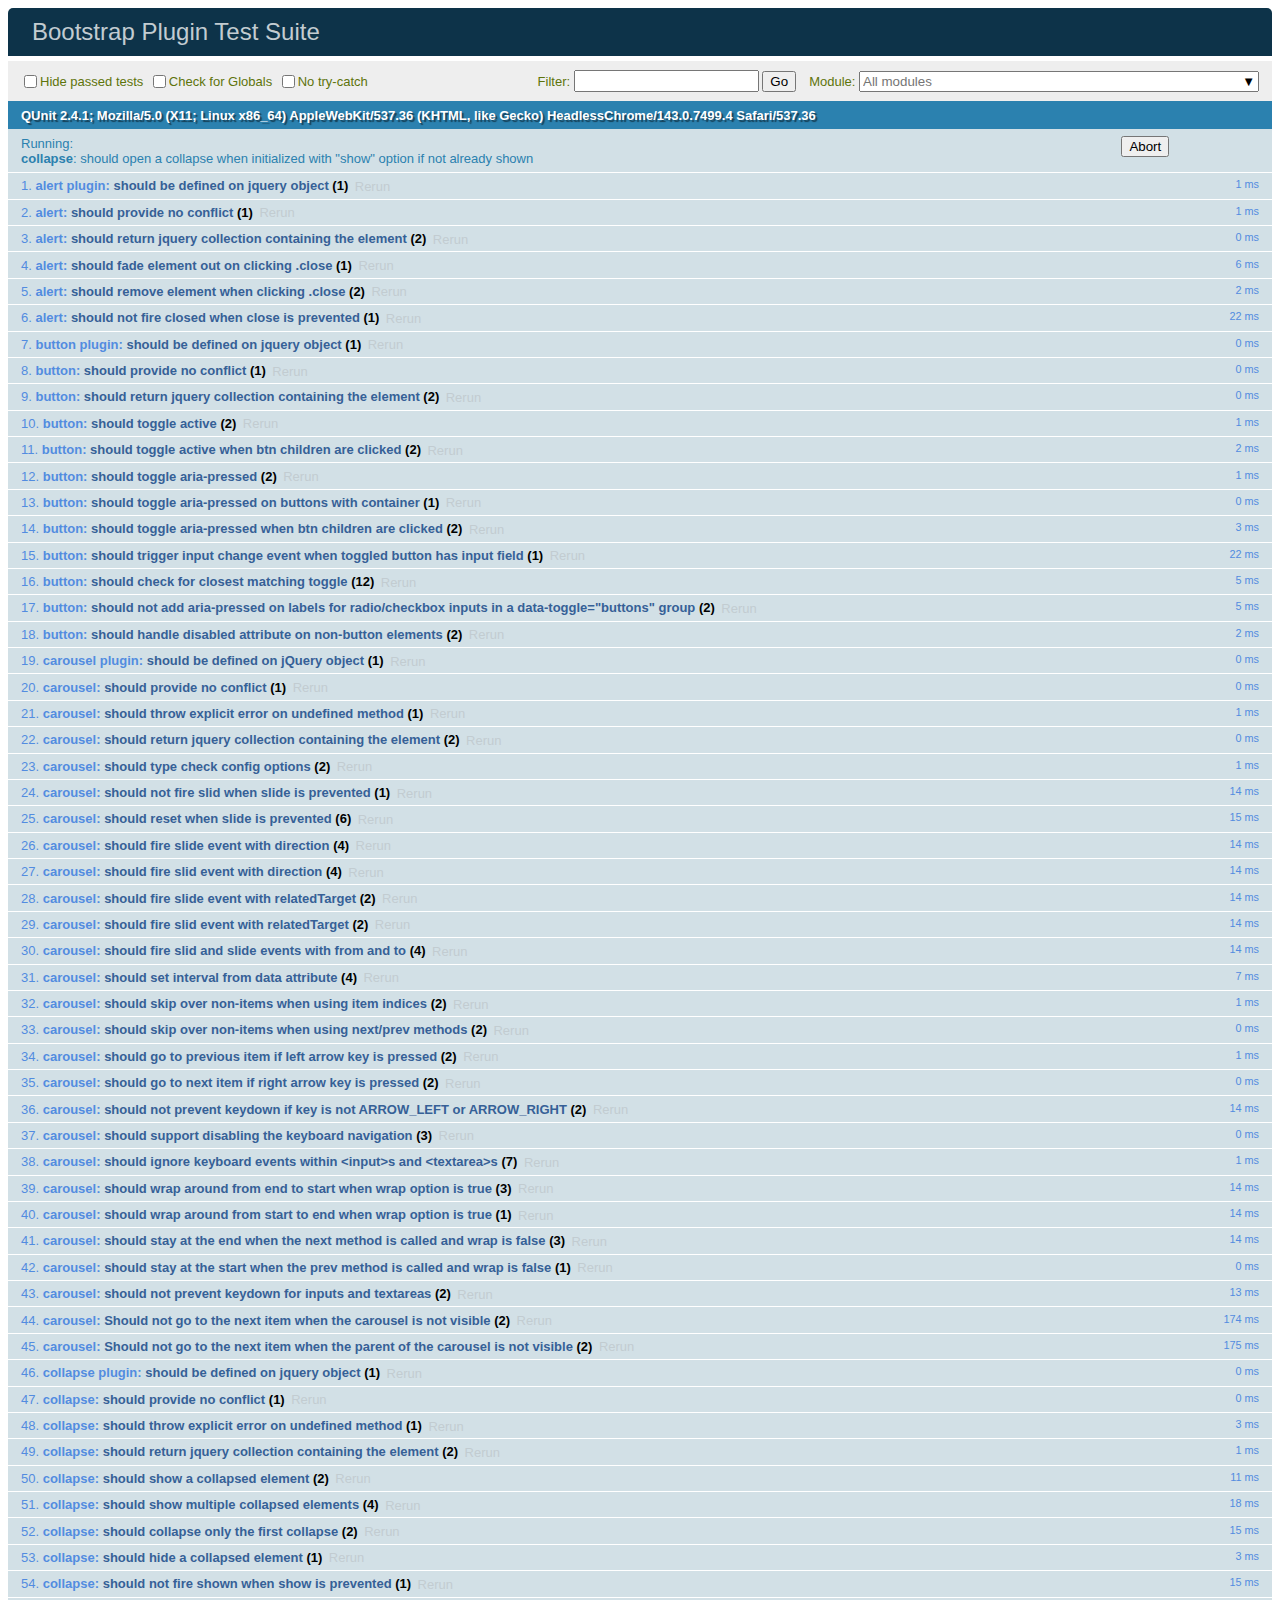
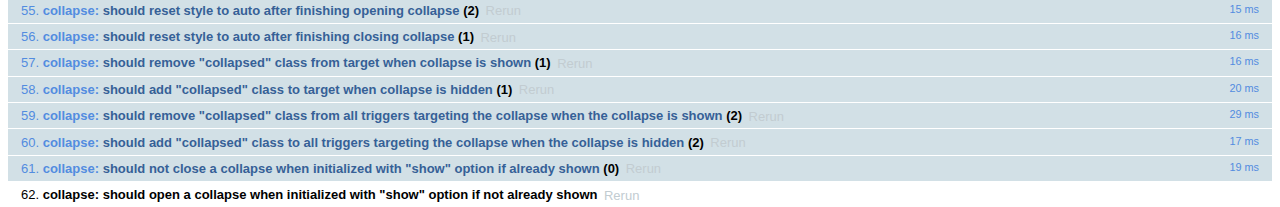
<file: assets/boot/bootstrap-4.0.0/js/tests/index.html>
<!doctype html>
<html lang="en">
  <head>
    <meta charset="utf-8">
    <meta name="viewport" content="width=device-width, initial-scale=1, shrink-to-fit=no">
    <title>Bootstrap Plugin Test Suite</title>

    <!-- jQuery -->
    <script>
      (function () {
        var path = '../../assets/js/vendor/jquery-slim.min.js'
        // get jquery param from the query string.
        var jQueryVersion = location.search.match(/[?&]jquery=(.*?)(?=&|$)/)

        // If a version was specified, use that version from our vendor folder
        if (jQueryVersion) {
          path = 'vendor/jquery-' + jQueryVersion[1] + '.min.js'
        }
        document.write('<script src="' + path + '"><\/script>')
      }())
    </script>
    <script src="../../assets/js/vendor/popper.min.js"></script>

    <!-- QUnit -->
    <link rel="stylesheet" href="vendor/qunit.css" media="screen">
    <script src="vendor/qunit.js"></script>

    <script>
      // Disable jQuery event aliases to ensure we don't accidentally use any of them
      [
        'blur',
        'focus',
        'focusin',
        'focusout',
        'resize',
        'scroll',
        'click',
        'dblclick',
        'mousedown',
        'mouseup',
        'mousemove',
        'mouseover',
        'mouseout',
        'mouseenter',
        'mouseleave',
        'change',
        'select',
        'submit',
        'keydown',
        'keypress',
        'keyup',
        'contextmenu'
      ].forEach(function(eventAlias) {
        $.fn[eventAlias] = function() {
          throw new Error('Using the ".' + eventAlias + '()" method is not allowed, so that Bootstrap can be compatible with custom jQuery builds which exclude the "event aliases" module that defines said method. See https://github.com/twbs/bootstrap/blob/master/CONTRIBUTING.md#js')
        }
      })

      // Require assert.expect in each test
      QUnit.config.requireExpects = true

      // See https://github.com/axemclion/grunt-saucelabs#test-result-details-with-qunit
      var log = []
      var testName

      QUnit.done(function(testResults) {
        var tests = []
        for (var i = 0; i < log.length; i++) {
          var details = log[i]
          tests.push({
            name: details.name,
            result: details.result,
            expected: details.expected,
            actual: details.actual,
            source: details.source
          })
        }
        testResults.tests = tests

        window.global_test_results = testResults
      })

      QUnit.testStart(function(testDetails) {
        QUnit.log(function(details) {
          if (!details.result) {
            details.name = testDetails.name
            log.push(details)
          }
        })
      })

      // Display fixture on-screen on iOS to avoid false positives
      // See https://github.com/twbs/bootstrap/pull/15955
      if (/iPhone|iPad|iPod/.test(navigator.userAgent)) {
        QUnit.begin(function() {
          $('#qunit-fixture').css({ top: 0, left: 0 })
        })

        QUnit.done(function() {
          $('#qunit-fixture').css({ top: '', left: '' })
        })
      }
    </script>

    <!-- Transpiled Plugins -->
    <script src="../dist/util.js"></script>
    <script src="../dist/alert.js"></script>
    <script src="../dist/button.js"></script>
    <script src="../dist/carousel.js"></script>
    <script src="../dist/collapse.js"></script>
    <script src="../dist/dropdown.js"></script>
    <script src="../dist/modal.js"></script>
    <script src="../dist/scrollspy.js"></script>
    <script src="../dist/tab.js"></script>
    <script src="../dist/tooltip.js"></script>
    <script src="../dist/popover.js"></script>

    <!-- Unit Tests -->
    <script src="unit/alert.js"></script>
    <script src="unit/button.js"></script>
    <script src="unit/carousel.js"></script>
    <script src="unit/collapse.js"></script>
    <script src="unit/dropdown.js"></script>
    <script src="unit/modal.js"></script>
    <script src="unit/scrollspy.js"></script>
    <script src="unit/tab.js"></script>
    <script src="unit/tooltip.js"></script>
    <script src="unit/popover.js"></script>
    <script src="unit/util.js"></script>
  </head>
  <body>
    <div id="qunit-container">
      <div id="qunit"></div>
      <div id="qunit-fixture"></div>
    </div>
  </body>
</html>
</file>
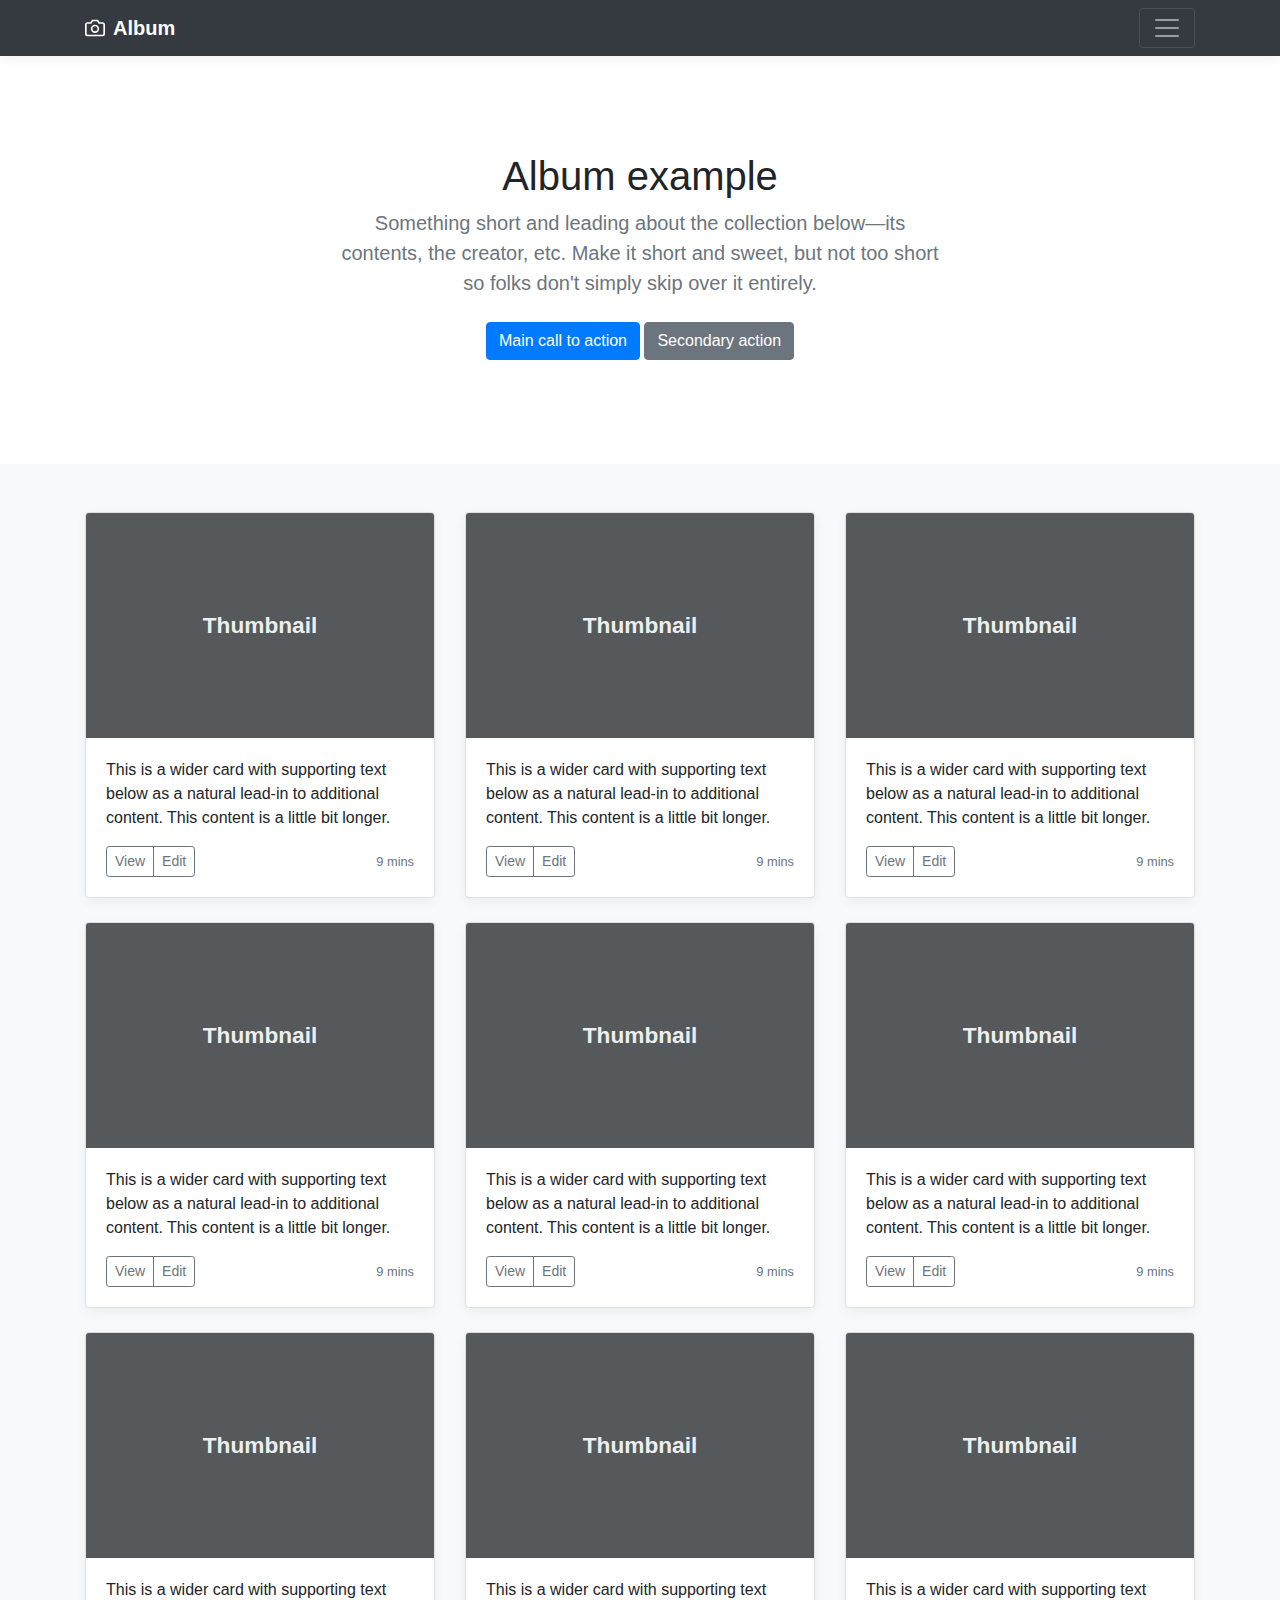
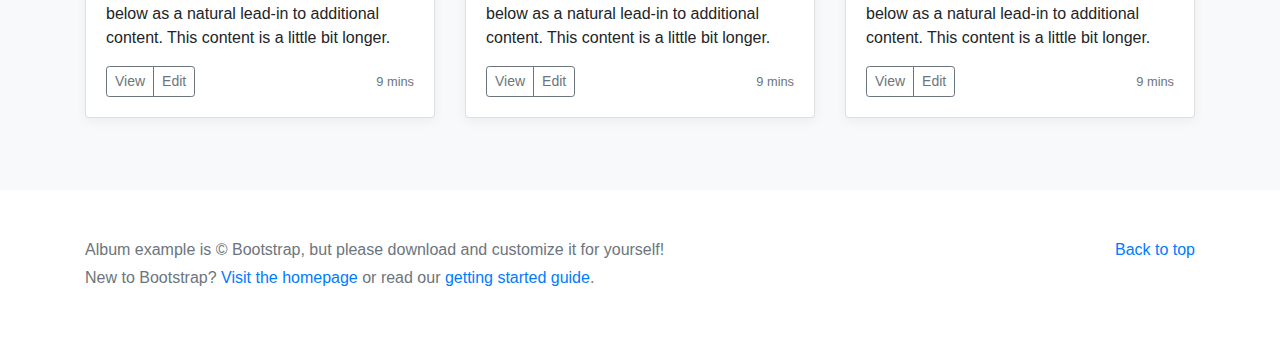
<file: assets/boot/bootstrap-4.0.0/docs/4.0/examples/album/index.html>
<!doctype html>
<html lang="en">
  <head>
    <meta charset="utf-8">
    <meta name="viewport" content="width=device-width, initial-scale=1, shrink-to-fit=no">
    <meta name="description" content="">
    <meta name="author" content="">
    <link rel="icon" href="../../../../favicon.ico">

    <title>Album example for Bootstrap</title>

    <!-- Bootstrap core CSS -->
    <link href="../../../../dist/css/bootstrap.min.css" rel="stylesheet">

    <!-- Custom styles for this template -->
    <link href="album.css" rel="stylesheet">
  </head>

  <body>

    <header>
      <div class="collapse bg-dark" id="navbarHeader">
        <div class="container">
          <div class="row">
            <div class="col-sm-8 col-md-7 py-4">
              <h4 class="text-white">About</h4>
              <p class="text-muted">Add some information about the album below, the author, or any other background context. Make it a few sentences long so folks can pick up some informative tidbits. Then, link them off to some social networking sites or contact information.</p>
            </div>
            <div class="col-sm-4 offset-md-1 py-4">
              <h4 class="text-white">Contact</h4>
              <ul class="list-unstyled">
                <li><a href="#" class="text-white">Follow on Twitter</a></li>
                <li><a href="#" class="text-white">Like on Facebook</a></li>
                <li><a href="#" class="text-white">Email me</a></li>
              </ul>
            </div>
          </div>
        </div>
      </div>
      <div class="navbar navbar-dark bg-dark box-shadow">
        <div class="container d-flex justify-content-between">
          <a href="#" class="navbar-brand d-flex align-items-center">
            <svg xmlns="http://www.w3.org/2000/svg" width="20" height="20" viewBox="0 0 24 24" fill="none" stroke="currentColor" stroke-width="2" stroke-linecap="round" stroke-linejoin="round" class="mr-2"><path d="M23 19a2 2 0 0 1-2 2H3a2 2 0 0 1-2-2V8a2 2 0 0 1 2-2h4l2-3h6l2 3h4a2 2 0 0 1 2 2z"></path><circle cx="12" cy="13" r="4"></circle></svg>
            <strong>Album</strong>
          </a>
          <button class="navbar-toggler" type="button" data-toggle="collapse" data-target="#navbarHeader" aria-controls="navbarHeader" aria-expanded="false" aria-label="Toggle navigation">
            <span class="navbar-toggler-icon"></span>
          </button>
        </div>
      </div>
    </header>

    <main role="main">

      <section class="jumbotron text-center">
        <div class="container">
          <h1 class="jumbotron-heading">Album example</h1>
          <p class="lead text-muted">Something short and leading about the collection below—its contents, the creator, etc. Make it short and sweet, but not too short so folks don't simply skip over it entirely.</p>
          <p>
            <a href="#" class="btn btn-primary my-2">Main call to action</a>
            <a href="#" class="btn btn-secondary my-2">Secondary action</a>
          </p>
        </div>
      </section>

      <div class="album py-5 bg-light">
        <div class="container">

          <div class="row">
            <div class="col-md-4">
              <div class="card mb-4 box-shadow">
                <img class="card-img-top" data-src="holder.js/100px225?theme=thumb&bg=55595c&fg=eceeef&text=Thumbnail" alt="Card image cap">
                <div class="card-body">
                  <p class="card-text">This is a wider card with supporting text below as a natural lead-in to additional content. This content is a little bit longer.</p>
                  <div class="d-flex justify-content-between align-items-center">
                    <div class="btn-group">
                      <button type="button" class="btn btn-sm btn-outline-secondary">View</button>
                      <button type="button" class="btn btn-sm btn-outline-secondary">Edit</button>
                    </div>
                    <small class="text-muted">9 mins</small>
                  </div>
                </div>
              </div>
            </div>
            <div class="col-md-4">
              <div class="card mb-4 box-shadow">
                <img class="card-img-top" data-src="holder.js/100px225?theme=thumb&bg=55595c&fg=eceeef&text=Thumbnail" alt="Card image cap">
                <div class="card-body">
                  <p class="card-text">This is a wider card with supporting text below as a natural lead-in to additional content. This content is a little bit longer.</p>
                  <div class="d-flex justify-content-between align-items-center">
                    <div class="btn-group">
                      <button type="button" class="btn btn-sm btn-outline-secondary">View</button>
                      <button type="button" class="btn btn-sm btn-outline-secondary">Edit</button>
                    </div>
                    <small class="text-muted">9 mins</small>
                  </div>
                </div>
              </div>
            </div>
            <div class="col-md-4">
              <div class="card mb-4 box-shadow">
                <img class="card-img-top" data-src="holder.js/100px225?theme=thumb&bg=55595c&fg=eceeef&text=Thumbnail" alt="Card image cap">
                <div class="card-body">
                  <p class="card-text">This is a wider card with supporting text below as a natural lead-in to additional content. This content is a little bit longer.</p>
                  <div class="d-flex justify-content-between align-items-center">
                    <div class="btn-group">
                      <button type="button" class="btn btn-sm btn-outline-secondary">View</button>
                      <button type="button" class="btn btn-sm btn-outline-secondary">Edit</button>
                    </div>
                    <small class="text-muted">9 mins</small>
                  </div>
                </div>
              </div>
            </div>

            <div class="col-md-4">
              <div class="card mb-4 box-shadow">
                <img class="card-img-top" data-src="holder.js/100px225?theme=thumb&bg=55595c&fg=eceeef&text=Thumbnail" alt="Card image cap">
                <div class="card-body">
                  <p class="card-text">This is a wider card with supporting text below as a natural lead-in to additional content. This content is a little bit longer.</p>
                  <div class="d-flex justify-content-between align-items-center">
                    <div class="btn-group">
                      <button type="button" class="btn btn-sm btn-outline-secondary">View</button>
                      <button type="button" class="btn btn-sm btn-outline-secondary">Edit</button>
                    </div>
                    <small class="text-muted">9 mins</small>
                  </div>
                </div>
              </div>
            </div>
            <div class="col-md-4">
              <div class="card mb-4 box-shadow">
                <img class="card-img-top" data-src="holder.js/100px225?theme=thumb&bg=55595c&fg=eceeef&text=Thumbnail" alt="Card image cap">
                <div class="card-body">
                  <p class="card-text">This is a wider card with supporting text below as a natural lead-in to additional content. This content is a little bit longer.</p>
                  <div class="d-flex justify-content-between align-items-center">
                    <div class="btn-group">
                      <button type="button" class="btn btn-sm btn-outline-secondary">View</button>
                      <button type="button" class="btn btn-sm btn-outline-secondary">Edit</button>
                    </div>
                    <small class="text-muted">9 mins</small>
                  </div>
                </div>
              </div>
            </div>
            <div class="col-md-4">
              <div class="card mb-4 box-shadow">
                <img class="card-img-top" data-src="holder.js/100px225?theme=thumb&bg=55595c&fg=eceeef&text=Thumbnail" alt="Card image cap">
                <div class="card-body">
                  <p class="card-text">This is a wider card with supporting text below as a natural lead-in to additional content. This content is a little bit longer.</p>
                  <div class="d-flex justify-content-between align-items-center">
                    <div class="btn-group">
                      <button type="button" class="btn btn-sm btn-outline-secondary">View</button>
                      <button type="button" class="btn btn-sm btn-outline-secondary">Edit</button>
                    </div>
                    <small class="text-muted">9 mins</small>
                  </div>
                </div>
              </div>
            </div>

            <div class="col-md-4">
              <div class="card mb-4 box-shadow">
                <img class="card-img-top" data-src="holder.js/100px225?theme=thumb&bg=55595c&fg=eceeef&text=Thumbnail" alt="Card image cap">
                <div class="card-body">
                  <p class="card-text">This is a wider card with supporting text below as a natural lead-in to additional content. This content is a little bit longer.</p>
                  <div class="d-flex justify-content-between align-items-center">
                    <div class="btn-group">
                      <button type="button" class="btn btn-sm btn-outline-secondary">View</button>
                      <button type="button" class="btn btn-sm btn-outline-secondary">Edit</button>
                    </div>
                    <small class="text-muted">9 mins</small>
                  </div>
                </div>
              </div>
            </div>
            <div class="col-md-4">
              <div class="card mb-4 box-shadow">
                <img class="card-img-top" data-src="holder.js/100px225?theme=thumb&bg=55595c&fg=eceeef&text=Thumbnail" alt="Card image cap">
                <div class="card-body">
                  <p class="card-text">This is a wider card with supporting text below as a natural lead-in to additional content. This content is a little bit longer.</p>
                  <div class="d-flex justify-content-between align-items-center">
                    <div class="btn-group">
                      <button type="button" class="btn btn-sm btn-outline-secondary">View</button>
                      <button type="button" class="btn btn-sm btn-outline-secondary">Edit</button>
                    </div>
                    <small class="text-muted">9 mins</small>
                  </div>
                </div>
              </div>
            </div>
            <div class="col-md-4">
              <div class="card mb-4 box-shadow">
                <img class="card-img-top" data-src="holder.js/100px225?theme=thumb&bg=55595c&fg=eceeef&text=Thumbnail" alt="Card image cap">
                <div class="card-body">
                  <p class="card-text">This is a wider card with supporting text below as a natural lead-in to additional content. This content is a little bit longer.</p>
                  <div class="d-flex justify-content-between align-items-center">
                    <div class="btn-group">
                      <button type="button" class="btn btn-sm btn-outline-secondary">View</button>
                      <button type="button" class="btn btn-sm btn-outline-secondary">Edit</button>
                    </div>
                    <small class="text-muted">9 mins</small>
                  </div>
                </div>
              </div>
            </div>
          </div>
        </div>
      </div>

    </main>

    <footer class="text-muted">
      <div class="container">
        <p class="float-right">
          <a href="#">Back to top</a>
        </p>
        <p>Album example is &copy; Bootstrap, but please download and customize it for yourself!</p>
        <p>New to Bootstrap? <a href="../../">Visit the homepage</a> or read our <a href="../../getting-started/">getting started guide</a>.</p>
      </div>
    </footer>

    <!-- Bootstrap core JavaScript
    ================================================== -->
    <!-- Placed at the end of the document so the pages load faster -->
    <script src="https://code.jquery.com/jquery-3.2.1.slim.min.js" integrity="sha384-KJ3o2DKtIkvYIK3UENzmM7KCkRr/rE9/Qpg6aAZGJwFDMVNA/GpGFF93hXpG5KkN" crossorigin="anonymous"></script>
    <script>window.jQuery || document.write('<script src="../../../../assets/js/vendor/jquery-slim.min.js"><\/script>')</script>
    <script src="../../../../assets/js/vendor/popper.min.js"></script>
    <script src="../../../../dist/js/bootstrap.min.js"></script>
    <script src="../../../../assets/js/vendor/holder.min.js"></script>
  </body>
</html>
</file>
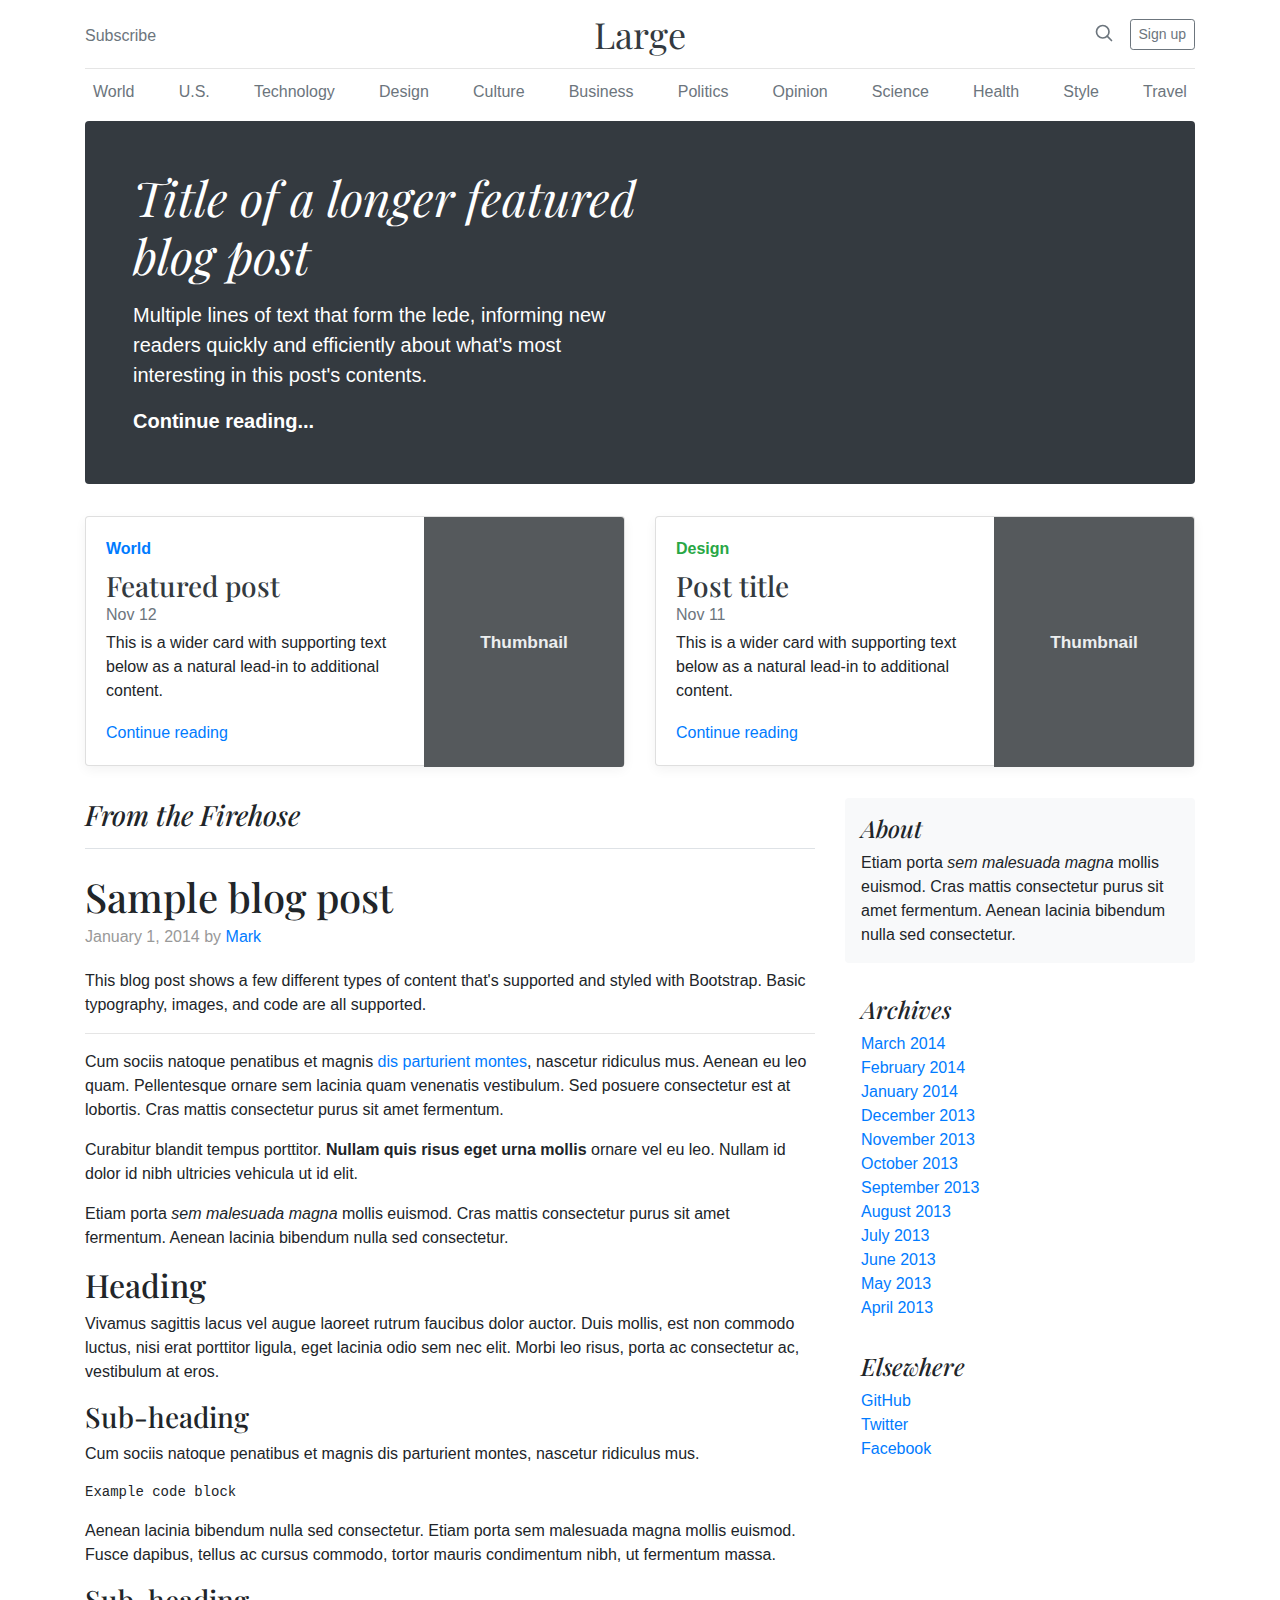
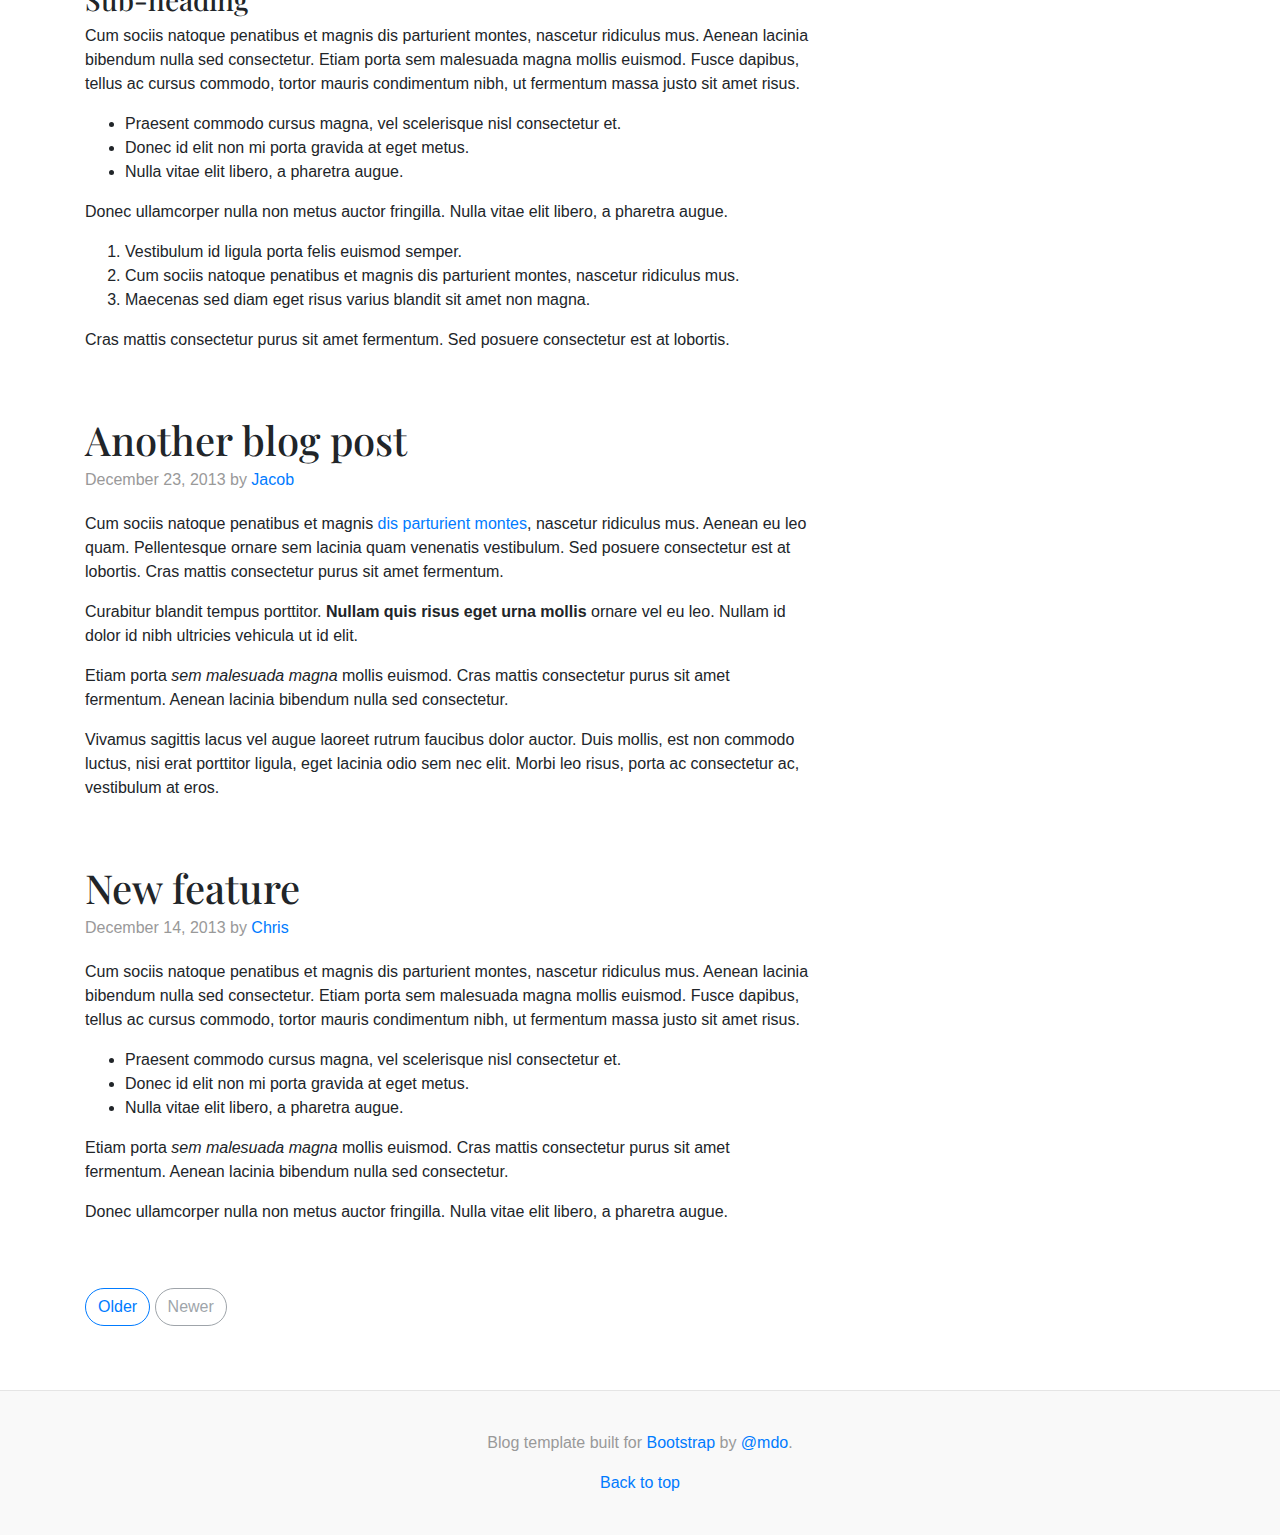
<file: assets/boot/bootstrap-4.0.0/docs/4.0/examples/blog/index.html>
<!doctype html>
<html lang="en">
  <head>
    <meta charset="utf-8">
    <meta name="viewport" content="width=device-width, initial-scale=1, shrink-to-fit=no">
    <meta name="description" content="">
    <meta name="author" content="">
    <link rel="icon" href="../../../../favicon.ico">

    <title>Blog Template for Bootstrap</title>

    <!-- Bootstrap core CSS -->
    <link href="../../../../dist/css/bootstrap.min.css" rel="stylesheet">

    <!-- Custom styles for this template -->
    <link href="https://fonts.googleapis.com/css?family=Playfair+Display:700,900" rel="stylesheet">
    <link href="blog.css" rel="stylesheet">
  </head>

  <body>

    <div class="container">
      <header class="blog-header py-3">
        <div class="row flex-nowrap justify-content-between align-items-center">
          <div class="col-4 pt-1">
            <a class="text-muted" href="#">Subscribe</a>
          </div>
          <div class="col-4 text-center">
            <a class="blog-header-logo text-dark" href="#">Large</a>
          </div>
          <div class="col-4 d-flex justify-content-end align-items-center">
            <a class="text-muted" href="#">
              <svg xmlns="http://www.w3.org/2000/svg" width="20" height="20" viewBox="0 0 24 24" fill="none" stroke="currentColor" stroke-width="2" stroke-linecap="round" stroke-linejoin="round" class="mx-3"><circle cx="10.5" cy="10.5" r="7.5"></circle><line x1="21" y1="21" x2="15.8" y2="15.8"></line></svg>
            </a>
            <a class="btn btn-sm btn-outline-secondary" href="#">Sign up</a>
          </div>
        </div>
      </header>

      <div class="nav-scroller py-1 mb-2">
        <nav class="nav d-flex justify-content-between">
          <a class="p-2 text-muted" href="#">World</a>
          <a class="p-2 text-muted" href="#">U.S.</a>
          <a class="p-2 text-muted" href="#">Technology</a>
          <a class="p-2 text-muted" href="#">Design</a>
          <a class="p-2 text-muted" href="#">Culture</a>
          <a class="p-2 text-muted" href="#">Business</a>
          <a class="p-2 text-muted" href="#">Politics</a>
          <a class="p-2 text-muted" href="#">Opinion</a>
          <a class="p-2 text-muted" href="#">Science</a>
          <a class="p-2 text-muted" href="#">Health</a>
          <a class="p-2 text-muted" href="#">Style</a>
          <a class="p-2 text-muted" href="#">Travel</a>
        </nav>
      </div>

      <div class="jumbotron p-3 p-md-5 text-white rounded bg-dark">
        <div class="col-md-6 px-0">
          <h1 class="display-4 font-italic">Title of a longer featured blog post</h1>
          <p class="lead my-3">Multiple lines of text that form the lede, informing new readers quickly and efficiently about what's most interesting in this post's contents.</p>
          <p class="lead mb-0"><a href="#" class="text-white font-weight-bold">Continue reading...</a></p>
        </div>
      </div>

      <div class="row mb-2">
        <div class="col-md-6">
          <div class="card flex-md-row mb-4 box-shadow h-md-250">
            <div class="card-body d-flex flex-column align-items-start">
              <strong class="d-inline-block mb-2 text-primary">World</strong>
              <h3 class="mb-0">
                <a class="text-dark" href="#">Featured post</a>
              </h3>
              <div class="mb-1 text-muted">Nov 12</div>
              <p class="card-text mb-auto">This is a wider card with supporting text below as a natural lead-in to additional content.</p>
              <a href="#">Continue reading</a>
            </div>
            <img class="card-img-right flex-auto d-none d-md-block" data-src="holder.js/200x250?theme=thumb" alt="Card image cap">
          </div>
        </div>
        <div class="col-md-6">
          <div class="card flex-md-row mb-4 box-shadow h-md-250">
            <div class="card-body d-flex flex-column align-items-start">
              <strong class="d-inline-block mb-2 text-success">Design</strong>
              <h3 class="mb-0">
                <a class="text-dark" href="#">Post title</a>
              </h3>
              <div class="mb-1 text-muted">Nov 11</div>
              <p class="card-text mb-auto">This is a wider card with supporting text below as a natural lead-in to additional content.</p>
              <a href="#">Continue reading</a>
            </div>
            <img class="card-img-right flex-auto d-none d-md-block" data-src="holder.js/200x250?theme=thumb" alt="Card image cap">
          </div>
        </div>
      </div>
    </div>

    <main role="main" class="container">
      <div class="row">
        <div class="col-md-8 blog-main">
          <h3 class="pb-3 mb-4 font-italic border-bottom">
            From the Firehose
          </h3>

          <div class="blog-post">
            <h2 class="blog-post-title">Sample blog post</h2>
            <p class="blog-post-meta">January 1, 2014 by <a href="#">Mark</a></p>

            <p>This blog post shows a few different types of content that's supported and styled with Bootstrap. Basic typography, images, and code are all supported.</p>
            <hr>
            <p>Cum sociis natoque penatibus et magnis <a href="#">dis parturient montes</a>, nascetur ridiculus mus. Aenean eu leo quam. Pellentesque ornare sem lacinia quam venenatis vestibulum. Sed posuere consectetur est at lobortis. Cras mattis consectetur purus sit amet fermentum.</p>
            <blockquote>
              <p>Curabitur blandit tempus porttitor. <strong>Nullam quis risus eget urna mollis</strong> ornare vel eu leo. Nullam id dolor id nibh ultricies vehicula ut id elit.</p>
            </blockquote>
            <p>Etiam porta <em>sem malesuada magna</em> mollis euismod. Cras mattis consectetur purus sit amet fermentum. Aenean lacinia bibendum nulla sed consectetur.</p>
            <h2>Heading</h2>
            <p>Vivamus sagittis lacus vel augue laoreet rutrum faucibus dolor auctor. Duis mollis, est non commodo luctus, nisi erat porttitor ligula, eget lacinia odio sem nec elit. Morbi leo risus, porta ac consectetur ac, vestibulum at eros.</p>
            <h3>Sub-heading</h3>
            <p>Cum sociis natoque penatibus et magnis dis parturient montes, nascetur ridiculus mus.</p>
            <pre><code>Example code block</code></pre>
            <p>Aenean lacinia bibendum nulla sed consectetur. Etiam porta sem malesuada magna mollis euismod. Fusce dapibus, tellus ac cursus commodo, tortor mauris condimentum nibh, ut fermentum massa.</p>
            <h3>Sub-heading</h3>
            <p>Cum sociis natoque penatibus et magnis dis parturient montes, nascetur ridiculus mus. Aenean lacinia bibendum nulla sed consectetur. Etiam porta sem malesuada magna mollis euismod. Fusce dapibus, tellus ac cursus commodo, tortor mauris condimentum nibh, ut fermentum massa justo sit amet risus.</p>
            <ul>
              <li>Praesent commodo cursus magna, vel scelerisque nisl consectetur et.</li>
              <li>Donec id elit non mi porta gravida at eget metus.</li>
              <li>Nulla vitae elit libero, a pharetra augue.</li>
            </ul>
            <p>Donec ullamcorper nulla non metus auctor fringilla. Nulla vitae elit libero, a pharetra augue.</p>
            <ol>
              <li>Vestibulum id ligula porta felis euismod semper.</li>
              <li>Cum sociis natoque penatibus et magnis dis parturient montes, nascetur ridiculus mus.</li>
              <li>Maecenas sed diam eget risus varius blandit sit amet non magna.</li>
            </ol>
            <p>Cras mattis consectetur purus sit amet fermentum. Sed posuere consectetur est at lobortis.</p>
          </div><!-- /.blog-post -->

          <div class="blog-post">
            <h2 class="blog-post-title">Another blog post</h2>
            <p class="blog-post-meta">December 23, 2013 by <a href="#">Jacob</a></p>

            <p>Cum sociis natoque penatibus et magnis <a href="#">dis parturient montes</a>, nascetur ridiculus mus. Aenean eu leo quam. Pellentesque ornare sem lacinia quam venenatis vestibulum. Sed posuere consectetur est at lobortis. Cras mattis consectetur purus sit amet fermentum.</p>
            <blockquote>
              <p>Curabitur blandit tempus porttitor. <strong>Nullam quis risus eget urna mollis</strong> ornare vel eu leo. Nullam id dolor id nibh ultricies vehicula ut id elit.</p>
            </blockquote>
            <p>Etiam porta <em>sem malesuada magna</em> mollis euismod. Cras mattis consectetur purus sit amet fermentum. Aenean lacinia bibendum nulla sed consectetur.</p>
            <p>Vivamus sagittis lacus vel augue laoreet rutrum faucibus dolor auctor. Duis mollis, est non commodo luctus, nisi erat porttitor ligula, eget lacinia odio sem nec elit. Morbi leo risus, porta ac consectetur ac, vestibulum at eros.</p>
          </div><!-- /.blog-post -->

          <div class="blog-post">
            <h2 class="blog-post-title">New feature</h2>
            <p class="blog-post-meta">December 14, 2013 by <a href="#">Chris</a></p>

            <p>Cum sociis natoque penatibus et magnis dis parturient montes, nascetur ridiculus mus. Aenean lacinia bibendum nulla sed consectetur. Etiam porta sem malesuada magna mollis euismod. Fusce dapibus, tellus ac cursus commodo, tortor mauris condimentum nibh, ut fermentum massa justo sit amet risus.</p>
            <ul>
              <li>Praesent commodo cursus magna, vel scelerisque nisl consectetur et.</li>
              <li>Donec id elit non mi porta gravida at eget metus.</li>
              <li>Nulla vitae elit libero, a pharetra augue.</li>
            </ul>
            <p>Etiam porta <em>sem malesuada magna</em> mollis euismod. Cras mattis consectetur purus sit amet fermentum. Aenean lacinia bibendum nulla sed consectetur.</p>
            <p>Donec ullamcorper nulla non metus auctor fringilla. Nulla vitae elit libero, a pharetra augue.</p>
          </div><!-- /.blog-post -->

          <nav class="blog-pagination">
            <a class="btn btn-outline-primary" href="#">Older</a>
            <a class="btn btn-outline-secondary disabled" href="#">Newer</a>
          </nav>

        </div><!-- /.blog-main -->

        <aside class="col-md-4 blog-sidebar">
          <div class="p-3 mb-3 bg-light rounded">
            <h4 class="font-italic">About</h4>
            <p class="mb-0">Etiam porta <em>sem malesuada magna</em> mollis euismod. Cras mattis consectetur purus sit amet fermentum. Aenean lacinia bibendum nulla sed consectetur.</p>
          </div>

          <div class="p-3">
            <h4 class="font-italic">Archives</h4>
            <ol class="list-unstyled mb-0">
              <li><a href="#">March 2014</a></li>
              <li><a href="#">February 2014</a></li>
              <li><a href="#">January 2014</a></li>
              <li><a href="#">December 2013</a></li>
              <li><a href="#">November 2013</a></li>
              <li><a href="#">October 2013</a></li>
              <li><a href="#">September 2013</a></li>
              <li><a href="#">August 2013</a></li>
              <li><a href="#">July 2013</a></li>
              <li><a href="#">June 2013</a></li>
              <li><a href="#">May 2013</a></li>
              <li><a href="#">April 2013</a></li>
            </ol>
          </div>

          <div class="p-3">
            <h4 class="font-italic">Elsewhere</h4>
            <ol class="list-unstyled">
              <li><a href="#">GitHub</a></li>
              <li><a href="#">Twitter</a></li>
              <li><a href="#">Facebook</a></li>
            </ol>
          </div>
        </aside><!-- /.blog-sidebar -->

      </div><!-- /.row -->

    </main><!-- /.container -->

    <footer class="blog-footer">
      <p>Blog template built for <a href="https://getbootstrap.com/">Bootstrap</a> by <a href="https://twitter.com/mdo">@mdo</a>.</p>
      <p>
        <a href="#">Back to top</a>
      </p>
    </footer>

    <!-- Bootstrap core JavaScript
    ================================================== -->
    <!-- Placed at the end of the document so the pages load faster -->
    <script src="https://code.jquery.com/jquery-3.2.1.slim.min.js" integrity="sha384-KJ3o2DKtIkvYIK3UENzmM7KCkRr/rE9/Qpg6aAZGJwFDMVNA/GpGFF93hXpG5KkN" crossorigin="anonymous"></script>
    <script>window.jQuery || document.write('<script src="../../../../assets/js/vendor/jquery-slim.min.js"><\/script>')</script>
    <script src="../../../../assets/js/vendor/popper.min.js"></script>
    <script src="../../../../dist/js/bootstrap.min.js"></script>
    <script src="../../../../assets/js/vendor/holder.min.js"></script>
    <script>
      Holder.addTheme('thumb', {
        bg: '#55595c',
        fg: '#eceeef',
        text: 'Thumbnail'
      });
    </script>
  </body>
</html>
</file>
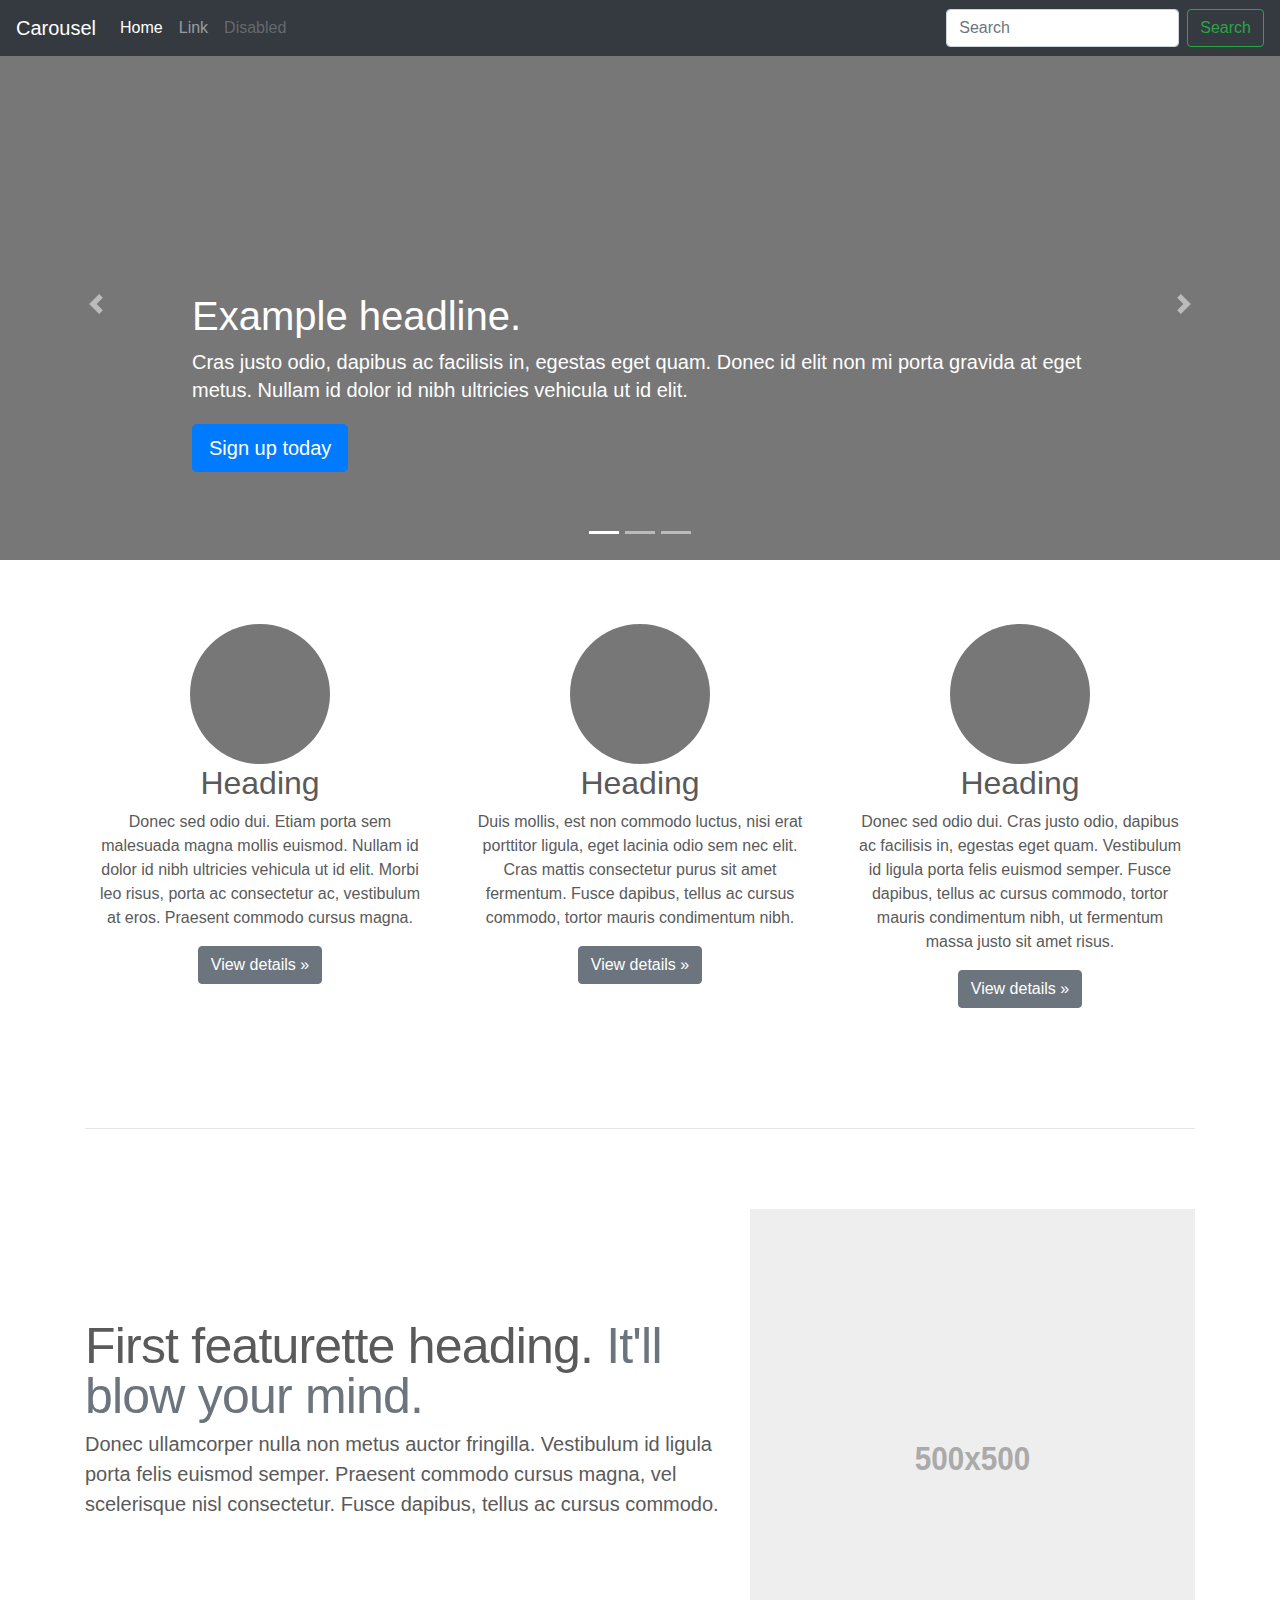
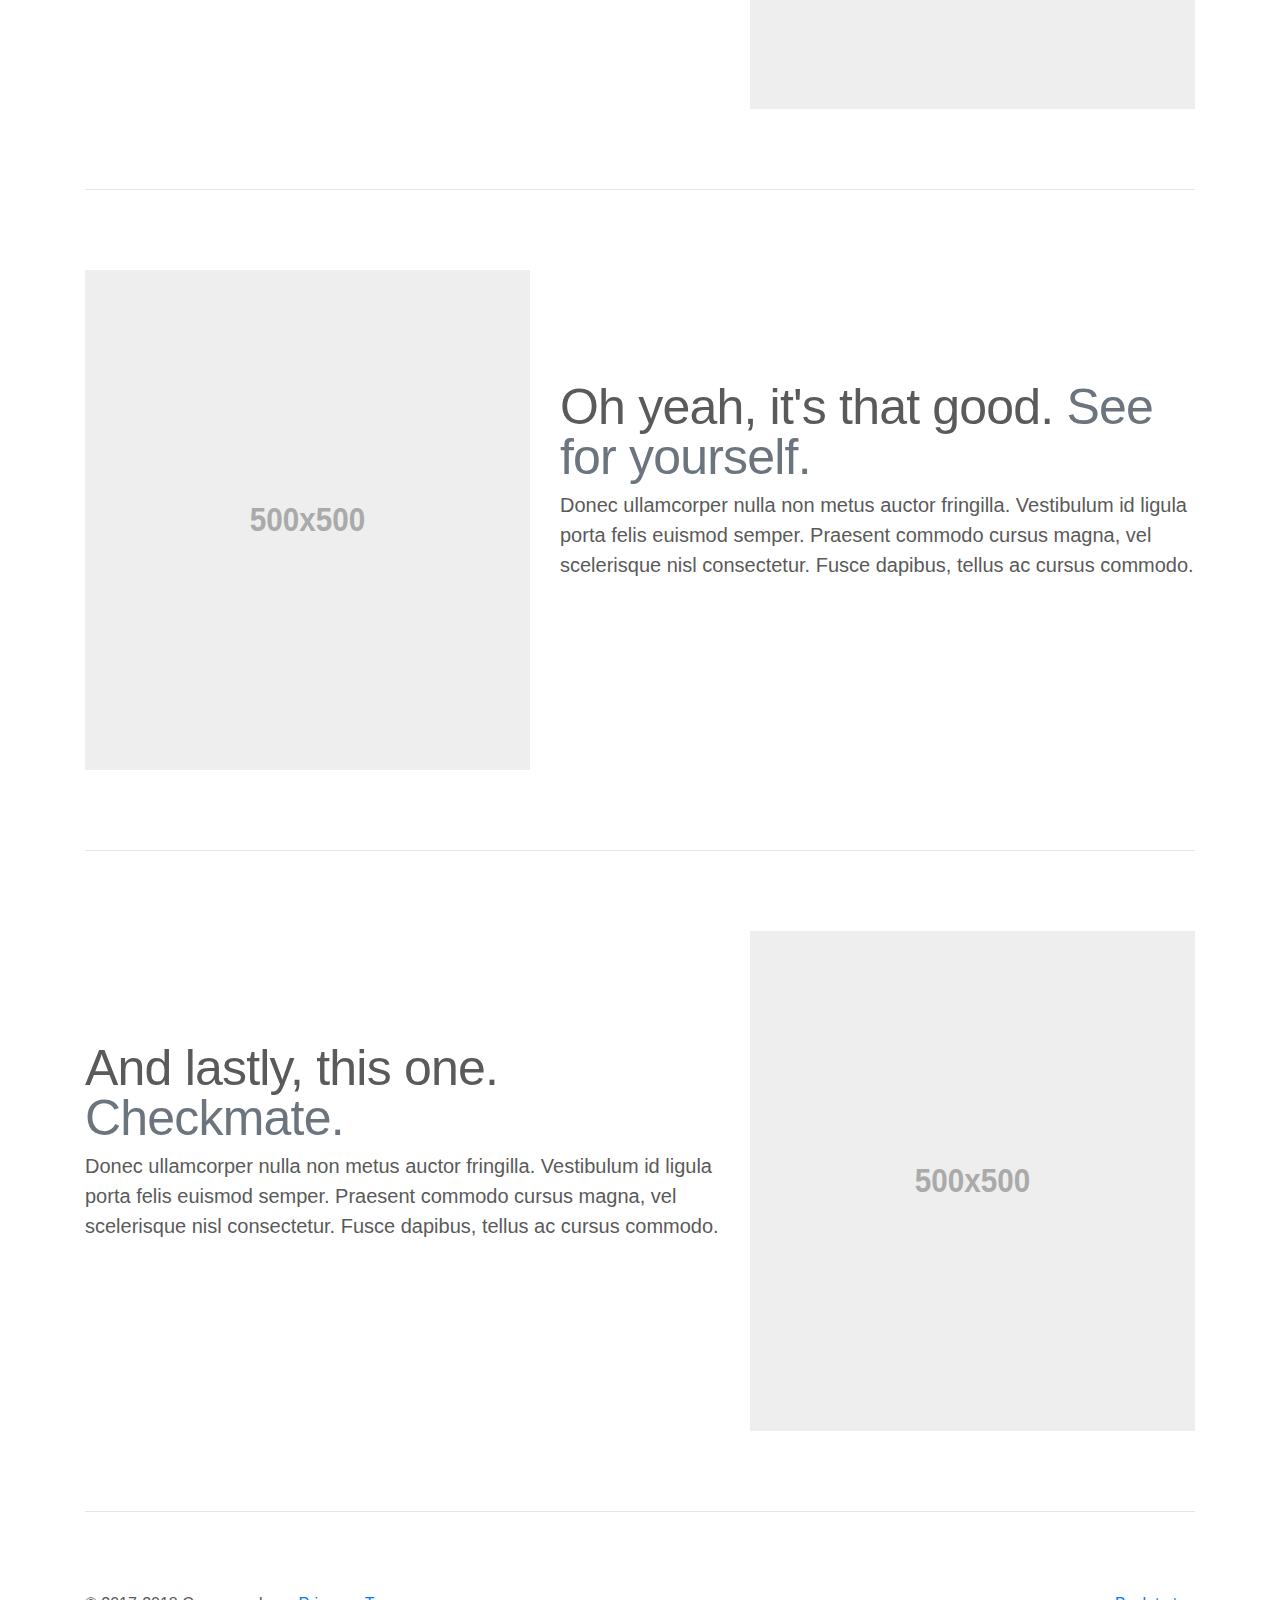
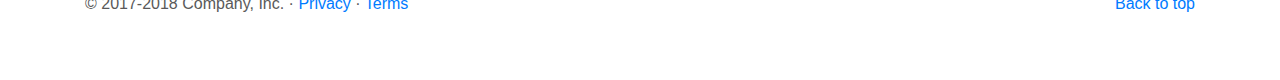
<file: assets/boot/bootstrap-4.0.0/docs/4.0/examples/carousel/index.html>
<!doctype html>
<html lang="en">
  <head>
    <meta charset="utf-8">
    <meta name="viewport" content="width=device-width, initial-scale=1, shrink-to-fit=no">
    <meta name="description" content="">
    <meta name="author" content="">
    <link rel="icon" href="../../../../favicon.ico">

    <title>Carousel Template for Bootstrap</title>

    <!-- Bootstrap core CSS -->
    <link href="../../../../dist/css/bootstrap.min.css" rel="stylesheet">

    <!-- Custom styles for this template -->
    <link href="carousel.css" rel="stylesheet">
  </head>
  <body>

    <header>
      <nav class="navbar navbar-expand-md navbar-dark fixed-top bg-dark">
        <a class="navbar-brand" href="#">Carousel</a>
        <button class="navbar-toggler" type="button" data-toggle="collapse" data-target="#navbarCollapse" aria-controls="navbarCollapse" aria-expanded="false" aria-label="Toggle navigation">
          <span class="navbar-toggler-icon"></span>
        </button>
        <div class="collapse navbar-collapse" id="navbarCollapse">
          <ul class="navbar-nav mr-auto">
            <li class="nav-item active">
              <a class="nav-link" href="#">Home <span class="sr-only">(current)</span></a>
            </li>
            <li class="nav-item">
              <a class="nav-link" href="#">Link</a>
            </li>
            <li class="nav-item">
              <a class="nav-link disabled" href="#">Disabled</a>
            </li>
          </ul>
          <form class="form-inline mt-2 mt-md-0">
            <input class="form-control mr-sm-2" type="text" placeholder="Search" aria-label="Search">
            <button class="btn btn-outline-success my-2 my-sm-0" type="submit">Search</button>
          </form>
        </div>
      </nav>
    </header>

    <main role="main">

      <div id="myCarousel" class="carousel slide" data-ride="carousel">
        <ol class="carousel-indicators">
          <li data-target="#myCarousel" data-slide-to="0" class="active"></li>
          <li data-target="#myCarousel" data-slide-to="1"></li>
          <li data-target="#myCarousel" data-slide-to="2"></li>
        </ol>
        <div class="carousel-inner">
          <div class="carousel-item active">
            <img class="first-slide" src="[data-uri]" alt="First slide">
            <div class="container">
              <div class="carousel-caption text-left">
                <h1>Example headline.</h1>
                <p>Cras justo odio, dapibus ac facilisis in, egestas eget quam. Donec id elit non mi porta gravida at eget metus. Nullam id dolor id nibh ultricies vehicula ut id elit.</p>
                <p><a class="btn btn-lg btn-primary" href="#" role="button">Sign up today</a></p>
              </div>
            </div>
          </div>
          <div class="carousel-item">
            <img class="second-slide" src="[data-uri]" alt="Second slide">
            <div class="container">
              <div class="carousel-caption">
                <h1>Another example headline.</h1>
                <p>Cras justo odio, dapibus ac facilisis in, egestas eget quam. Donec id elit non mi porta gravida at eget metus. Nullam id dolor id nibh ultricies vehicula ut id elit.</p>
                <p><a class="btn btn-lg btn-primary" href="#" role="button">Learn more</a></p>
              </div>
            </div>
          </div>
          <div class="carousel-item">
            <img class="third-slide" src="[data-uri]" alt="Third slide">
            <div class="container">
              <div class="carousel-caption text-right">
                <h1>One more for good measure.</h1>
                <p>Cras justo odio, dapibus ac facilisis in, egestas eget quam. Donec id elit non mi porta gravida at eget metus. Nullam id dolor id nibh ultricies vehicula ut id elit.</p>
                <p><a class="btn btn-lg btn-primary" href="#" role="button">Browse gallery</a></p>
              </div>
            </div>
          </div>
        </div>
        <a class="carousel-control-prev" href="#myCarousel" role="button" data-slide="prev">
          <span class="carousel-control-prev-icon" aria-hidden="true"></span>
          <span class="sr-only">Previous</span>
        </a>
        <a class="carousel-control-next" href="#myCarousel" role="button" data-slide="next">
          <span class="carousel-control-next-icon" aria-hidden="true"></span>
          <span class="sr-only">Next</span>
        </a>
      </div>


      <!-- Marketing messaging and featurettes
      ================================================== -->
      <!-- Wrap the rest of the page in another container to center all the content. -->

      <div class="container marketing">

        <!-- Three columns of text below the carousel -->
        <div class="row">
          <div class="col-lg-4">
            <img class="rounded-circle" src="[data-uri]" alt="Generic placeholder image" width="140" height="140">
            <h2>Heading</h2>
            <p>Donec sed odio dui. Etiam porta sem malesuada magna mollis euismod. Nullam id dolor id nibh ultricies vehicula ut id elit. Morbi leo risus, porta ac consectetur ac, vestibulum at eros. Praesent commodo cursus magna.</p>
            <p><a class="btn btn-secondary" href="#" role="button">View details &raquo;</a></p>
          </div><!-- /.col-lg-4 -->
          <div class="col-lg-4">
            <img class="rounded-circle" src="[data-uri]" alt="Generic placeholder image" width="140" height="140">
            <h2>Heading</h2>
            <p>Duis mollis, est non commodo luctus, nisi erat porttitor ligula, eget lacinia odio sem nec elit. Cras mattis consectetur purus sit amet fermentum. Fusce dapibus, tellus ac cursus commodo, tortor mauris condimentum nibh.</p>
            <p><a class="btn btn-secondary" href="#" role="button">View details &raquo;</a></p>
          </div><!-- /.col-lg-4 -->
          <div class="col-lg-4">
            <img class="rounded-circle" src="[data-uri]" alt="Generic placeholder image" width="140" height="140">
            <h2>Heading</h2>
            <p>Donec sed odio dui. Cras justo odio, dapibus ac facilisis in, egestas eget quam. Vestibulum id ligula porta felis euismod semper. Fusce dapibus, tellus ac cursus commodo, tortor mauris condimentum nibh, ut fermentum massa justo sit amet risus.</p>
            <p><a class="btn btn-secondary" href="#" role="button">View details &raquo;</a></p>
          </div><!-- /.col-lg-4 -->
        </div><!-- /.row -->


        <!-- START THE FEATURETTES -->

        <hr class="featurette-divider">

        <div class="row featurette">
          <div class="col-md-7">
            <h2 class="featurette-heading">First featurette heading. <span class="text-muted">It'll blow your mind.</span></h2>
            <p class="lead">Donec ullamcorper nulla non metus auctor fringilla. Vestibulum id ligula porta felis euismod semper. Praesent commodo cursus magna, vel scelerisque nisl consectetur. Fusce dapibus, tellus ac cursus commodo.</p>
          </div>
          <div class="col-md-5">
            <img class="featurette-image img-fluid mx-auto" data-src="holder.js/500x500/auto" alt="Generic placeholder image">
          </div>
        </div>

        <hr class="featurette-divider">

        <div class="row featurette">
          <div class="col-md-7 order-md-2">
            <h2 class="featurette-heading">Oh yeah, it's that good. <span class="text-muted">See for yourself.</span></h2>
            <p class="lead">Donec ullamcorper nulla non metus auctor fringilla. Vestibulum id ligula porta felis euismod semper. Praesent commodo cursus magna, vel scelerisque nisl consectetur. Fusce dapibus, tellus ac cursus commodo.</p>
          </div>
          <div class="col-md-5 order-md-1">
            <img class="featurette-image img-fluid mx-auto" data-src="holder.js/500x500/auto" alt="Generic placeholder image">
          </div>
        </div>

        <hr class="featurette-divider">

        <div class="row featurette">
          <div class="col-md-7">
            <h2 class="featurette-heading">And lastly, this one. <span class="text-muted">Checkmate.</span></h2>
            <p class="lead">Donec ullamcorper nulla non metus auctor fringilla. Vestibulum id ligula porta felis euismod semper. Praesent commodo cursus magna, vel scelerisque nisl consectetur. Fusce dapibus, tellus ac cursus commodo.</p>
          </div>
          <div class="col-md-5">
            <img class="featurette-image img-fluid mx-auto" data-src="holder.js/500x500/auto" alt="Generic placeholder image">
          </div>
        </div>

        <hr class="featurette-divider">

        <!-- /END THE FEATURETTES -->

      </div><!-- /.container -->


      <!-- FOOTER -->
      <footer class="container">
        <p class="float-right"><a href="#">Back to top</a></p>
        <p>&copy; 2017-2018 Company, Inc. &middot; <a href="#">Privacy</a> &middot; <a href="#">Terms</a></p>
      </footer>
    </main>

    <!-- Bootstrap core JavaScript
    ================================================== -->
    <!-- Placed at the end of the document so the pages load faster -->
    <script src="https://code.jquery.com/jquery-3.2.1.slim.min.js" integrity="sha384-KJ3o2DKtIkvYIK3UENzmM7KCkRr/rE9/Qpg6aAZGJwFDMVNA/GpGFF93hXpG5KkN" crossorigin="anonymous"></script>
    <script>window.jQuery || document.write('<script src="../../../../assets/js/vendor/jquery-slim.min.js"><\/script>')</script>
    <script src="../../../../assets/js/vendor/popper.min.js"></script>
    <script src="../../../../dist/js/bootstrap.min.js"></script>
    <!-- Just to make our placeholder images work. Don't actually copy the next line! -->
    <script src="../../../../assets/js/vendor/holder.min.js"></script>
  </body>
</html>
</file>
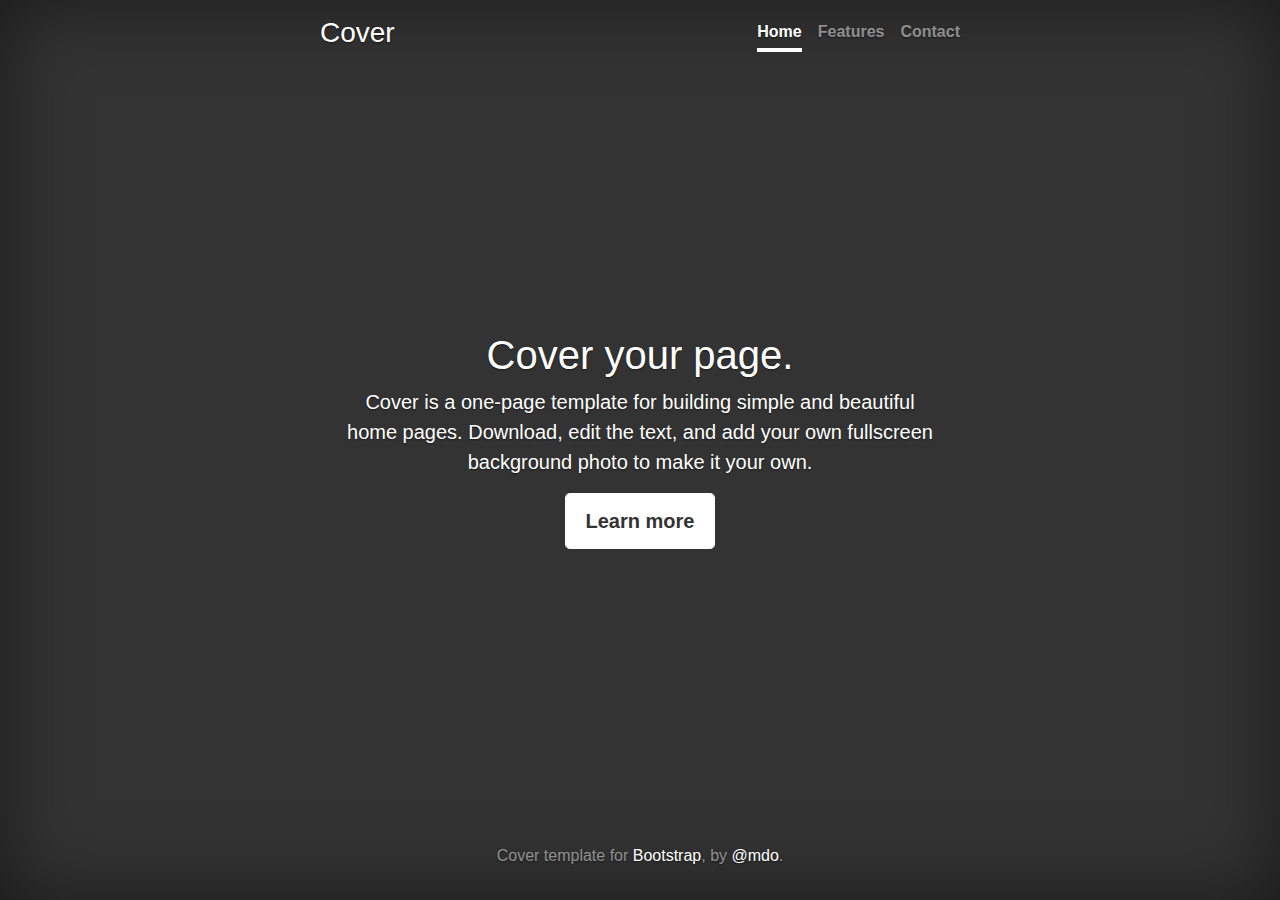
<file: assets/boot/bootstrap-4.0.0/docs/4.0/examples/cover/index.html>
<!doctype html>
<html lang="en">
  <head>
    <meta charset="utf-8">
    <meta name="viewport" content="width=device-width, initial-scale=1, shrink-to-fit=no">
    <meta name="description" content="">
    <meta name="author" content="">
    <link rel="icon" href="../../../../favicon.ico">

    <title>Cover Template for Bootstrap</title>

    <!-- Bootstrap core CSS -->
    <link href="../../../../dist/css/bootstrap.min.css" rel="stylesheet">

    <!-- Custom styles for this template -->
    <link href="cover.css" rel="stylesheet">
  </head>

  <body class="text-center">

    <div class="cover-container d-flex h-100 p-3 mx-auto flex-column">
      <header class="masthead mb-auto">
        <div class="inner">
          <h3 class="masthead-brand">Cover</h3>
          <nav class="nav nav-masthead justify-content-center">
            <a class="nav-link active" href="#">Home</a>
            <a class="nav-link" href="#">Features</a>
            <a class="nav-link" href="#">Contact</a>
          </nav>
        </div>
      </header>

      <main role="main" class="inner cover">
        <h1 class="cover-heading">Cover your page.</h1>
        <p class="lead">Cover is a one-page template for building simple and beautiful home pages. Download, edit the text, and add your own fullscreen background photo to make it your own.</p>
        <p class="lead">
          <a href="#" class="btn btn-lg btn-secondary">Learn more</a>
        </p>
      </main>

      <footer class="mastfoot mt-auto">
        <div class="inner">
          <p>Cover template for <a href="https://getbootstrap.com/">Bootstrap</a>, by <a href="https://twitter.com/mdo">@mdo</a>.</p>
        </div>
      </footer>
    </div>


    <!-- Bootstrap core JavaScript
    ================================================== -->
    <!-- Placed at the end of the document so the pages load faster -->
    <script src="https://code.jquery.com/jquery-3.2.1.slim.min.js" integrity="sha384-KJ3o2DKtIkvYIK3UENzmM7KCkRr/rE9/Qpg6aAZGJwFDMVNA/GpGFF93hXpG5KkN" crossorigin="anonymous"></script>
    <script>window.jQuery || document.write('<script src="../../../../assets/js/vendor/jquery-slim.min.js"><\/script>')</script>
    <script src="../../../../assets/js/vendor/popper.min.js"></script>
    <script src="../../../../dist/js/bootstrap.min.js"></script>
  </body>
</html>
</file>
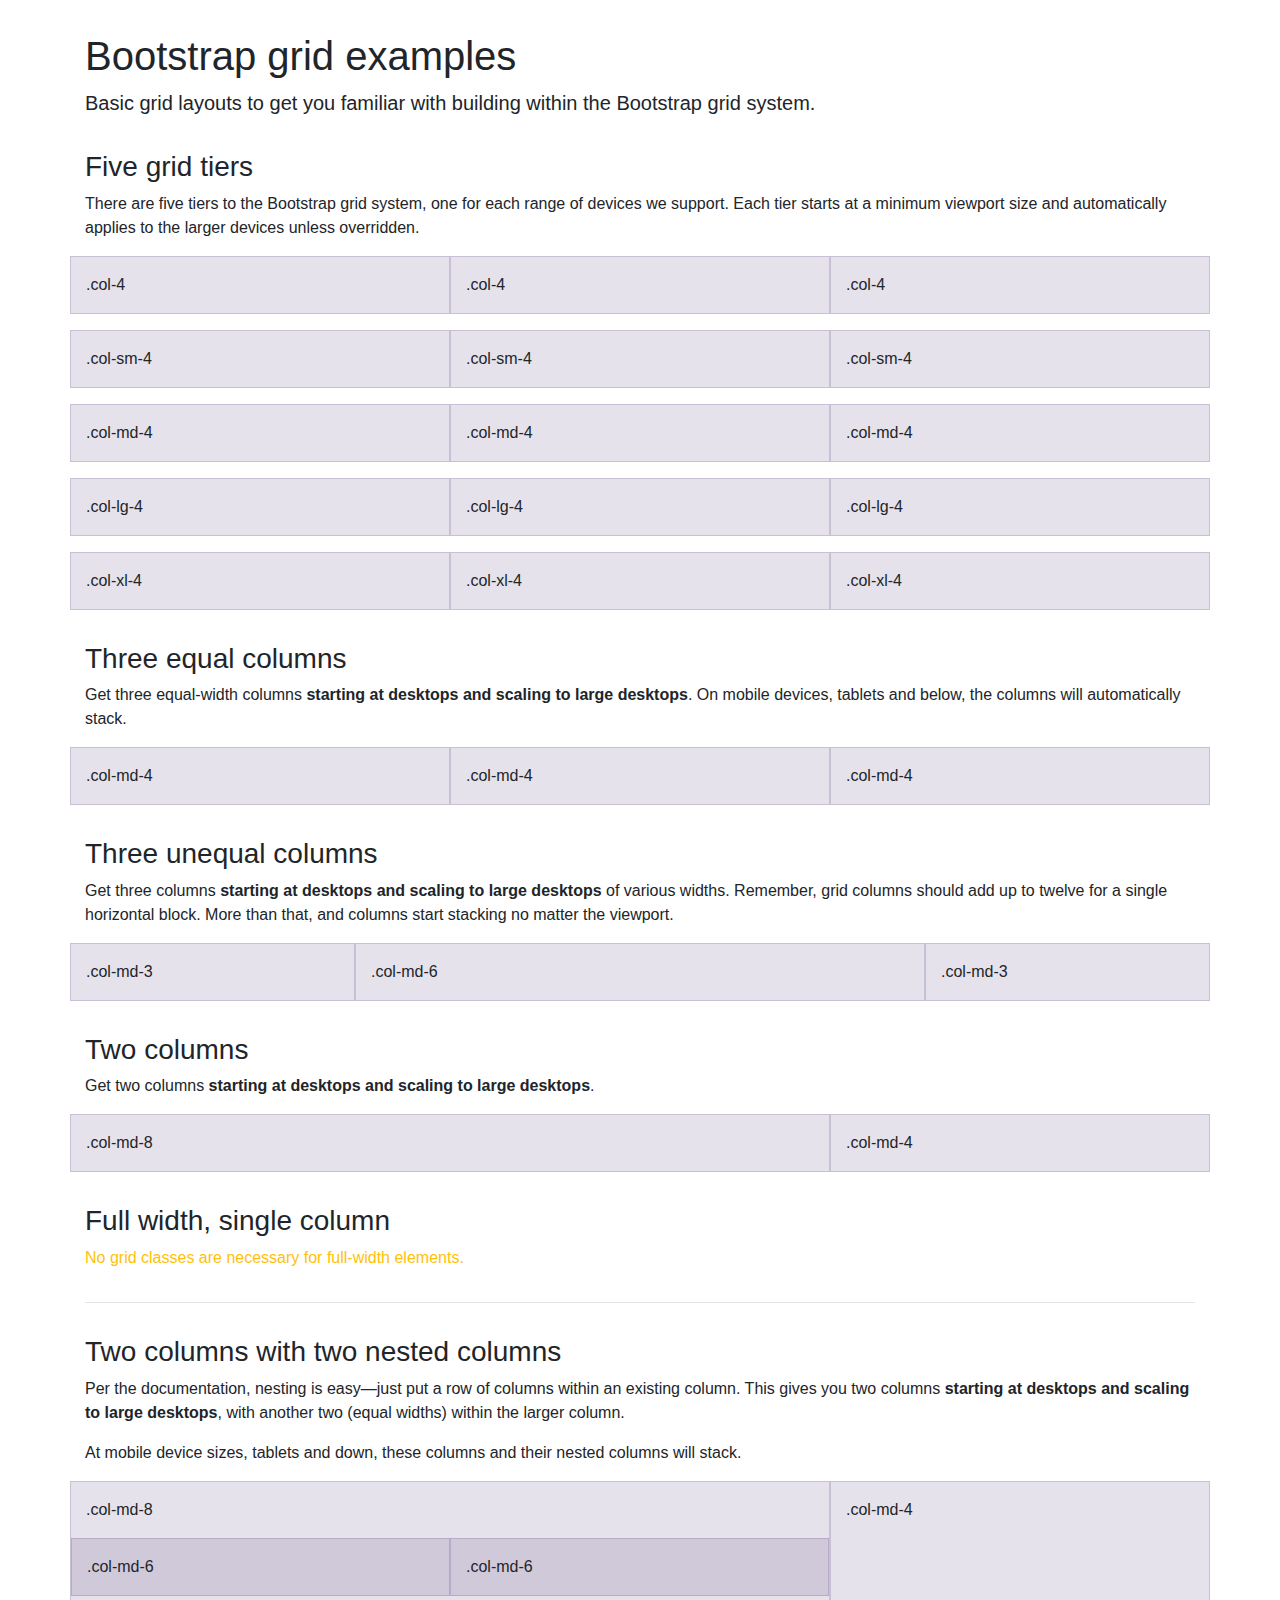
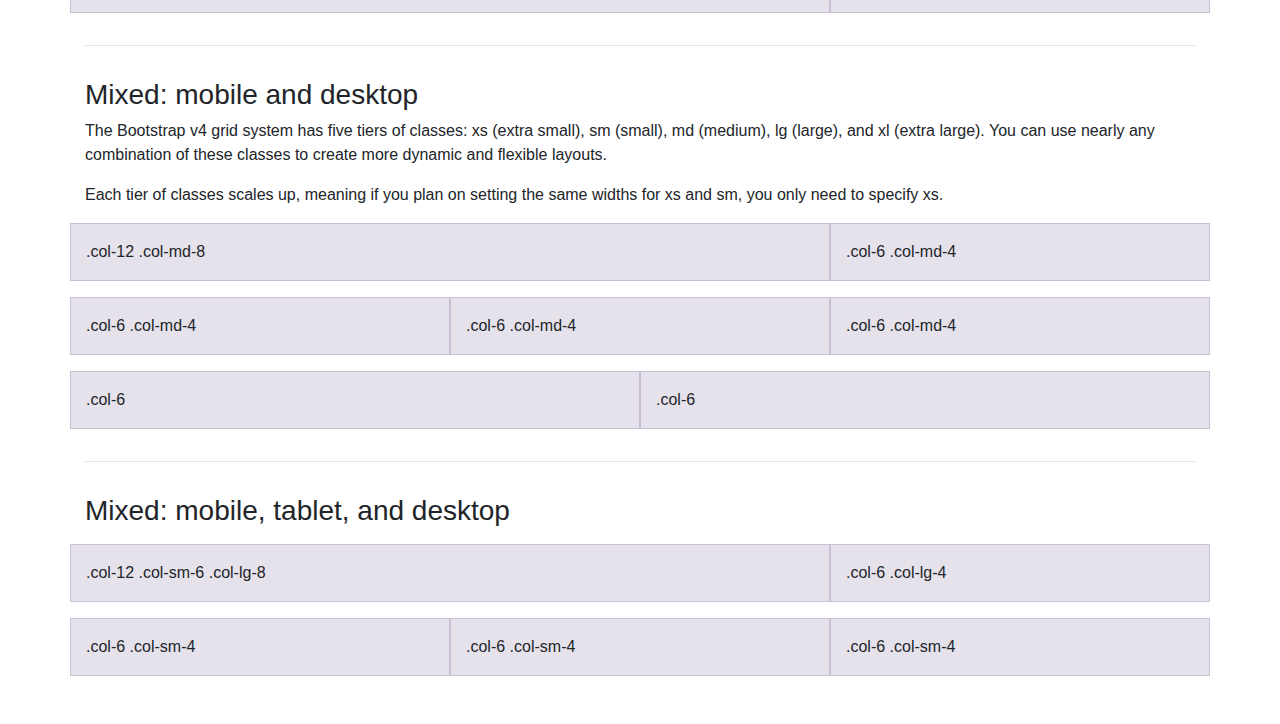
<file: assets/boot/bootstrap-4.0.0/docs/4.0/examples/grid/index.html>
<!doctype html>
<html lang="en">
  <head>
    <meta charset="utf-8">
    <meta name="viewport" content="width=device-width, initial-scale=1, shrink-to-fit=no">
    <meta name="description" content="">
    <meta name="author" content="">
    <link rel="icon" href="../../../../favicon.ico">

    <title>Grid Template for Bootstrap</title>

    <!-- Bootstrap core CSS -->
    <link href="../../../../dist/css/bootstrap.min.css" rel="stylesheet">

    <!-- Custom styles for this template -->
    <link href="grid.css" rel="stylesheet">
  </head>

  <body>
    <div class="container">

      <h1>Bootstrap grid examples</h1>
      <p class="lead">Basic grid layouts to get you familiar with building within the Bootstrap grid system.</p>

      <h3>Five grid tiers</h3>
      <p>There are five tiers to the Bootstrap grid system, one for each range of devices we support. Each tier starts at a minimum viewport size and automatically applies to the larger devices unless overridden.</p>

      <div class="row">
        <div class="col-4">.col-4</div>
        <div class="col-4">.col-4</div>
        <div class="col-4">.col-4</div>
      </div>

      <div class="row">
        <div class="col-sm-4">.col-sm-4</div>
        <div class="col-sm-4">.col-sm-4</div>
        <div class="col-sm-4">.col-sm-4</div>
      </div>

      <div class="row">
        <div class="col-md-4">.col-md-4</div>
        <div class="col-md-4">.col-md-4</div>
        <div class="col-md-4">.col-md-4</div>
      </div>

      <div class="row">
        <div class="col-lg-4">.col-lg-4</div>
        <div class="col-lg-4">.col-lg-4</div>
        <div class="col-lg-4">.col-lg-4</div>
      </div>

      <div class="row">
        <div class="col-xl-4">.col-xl-4</div>
        <div class="col-xl-4">.col-xl-4</div>
        <div class="col-xl-4">.col-xl-4</div>
      </div>

      <h3>Three equal columns</h3>
      <p>Get three equal-width columns <strong>starting at desktops and scaling to large desktops</strong>. On mobile devices, tablets and below, the columns will automatically stack.</p>
      <div class="row">
        <div class="col-md-4">.col-md-4</div>
        <div class="col-md-4">.col-md-4</div>
        <div class="col-md-4">.col-md-4</div>
      </div>

      <h3>Three unequal columns</h3>
      <p>Get three columns <strong>starting at desktops and scaling to large desktops</strong> of various widths. Remember, grid columns should add up to twelve for a single horizontal block. More than that, and columns start stacking no matter the viewport.</p>
      <div class="row">
        <div class="col-md-3">.col-md-3</div>
        <div class="col-md-6">.col-md-6</div>
        <div class="col-md-3">.col-md-3</div>
      </div>

      <h3>Two columns</h3>
      <p>Get two columns <strong>starting at desktops and scaling to large desktops</strong>.</p>
      <div class="row">
        <div class="col-md-8">.col-md-8</div>
        <div class="col-md-4">.col-md-4</div>
      </div>

      <h3>Full width, single column</h3>
      <p class="text-warning">No grid classes are necessary for full-width elements.</p>

      <hr>

      <h3>Two columns with two nested columns</h3>
      <p>Per the documentation, nesting is easy—just put a row of columns within an existing column. This gives you two columns <strong>starting at desktops and scaling to large desktops</strong>, with another two (equal widths) within the larger column.</p>
      <p>At mobile device sizes, tablets and down, these columns and their nested columns will stack.</p>
      <div class="row">
        <div class="col-md-8">
          .col-md-8
          <div class="row">
            <div class="col-md-6">.col-md-6</div>
            <div class="col-md-6">.col-md-6</div>
          </div>
        </div>
        <div class="col-md-4">.col-md-4</div>
      </div>

      <hr>

      <h3>Mixed: mobile and desktop</h3>
      <p>The Bootstrap v4 grid system has five tiers of classes: xs (extra small), sm (small), md (medium), lg (large), and xl (extra large). You can use nearly any combination of these classes to create more dynamic and flexible layouts.</p>
      <p>Each tier of classes scales up, meaning if you plan on setting the same widths for xs and sm, you only need to specify xs.</p>
      <div class="row">
        <div class="col-12 col-md-8">.col-12 .col-md-8</div>
        <div class="col-6 col-md-4">.col-6 .col-md-4</div>
      </div>
      <div class="row">
        <div class="col-6 col-md-4">.col-6 .col-md-4</div>
        <div class="col-6 col-md-4">.col-6 .col-md-4</div>
        <div class="col-6 col-md-4">.col-6 .col-md-4</div>
      </div>
      <div class="row">
        <div class="col-6">.col-6</div>
        <div class="col-6">.col-6</div>
      </div>

      <hr>

      <h3>Mixed: mobile, tablet, and desktop</h3>
      <p></p>
      <div class="row">
        <div class="col-12 col-sm-6 col-lg-8">.col-12 .col-sm-6 .col-lg-8</div>
        <div class="col-6 col-lg-4">.col-6 .col-lg-4</div>
      </div>
      <div class="row">
        <div class="col-6 col-sm-4">.col-6 .col-sm-4</div>
        <div class="col-6 col-sm-4">.col-6 .col-sm-4</div>
        <div class="col-6 col-sm-4">.col-6 .col-sm-4</div>
      </div>

    </div> <!-- /container -->
  </body>
</html>
</file>
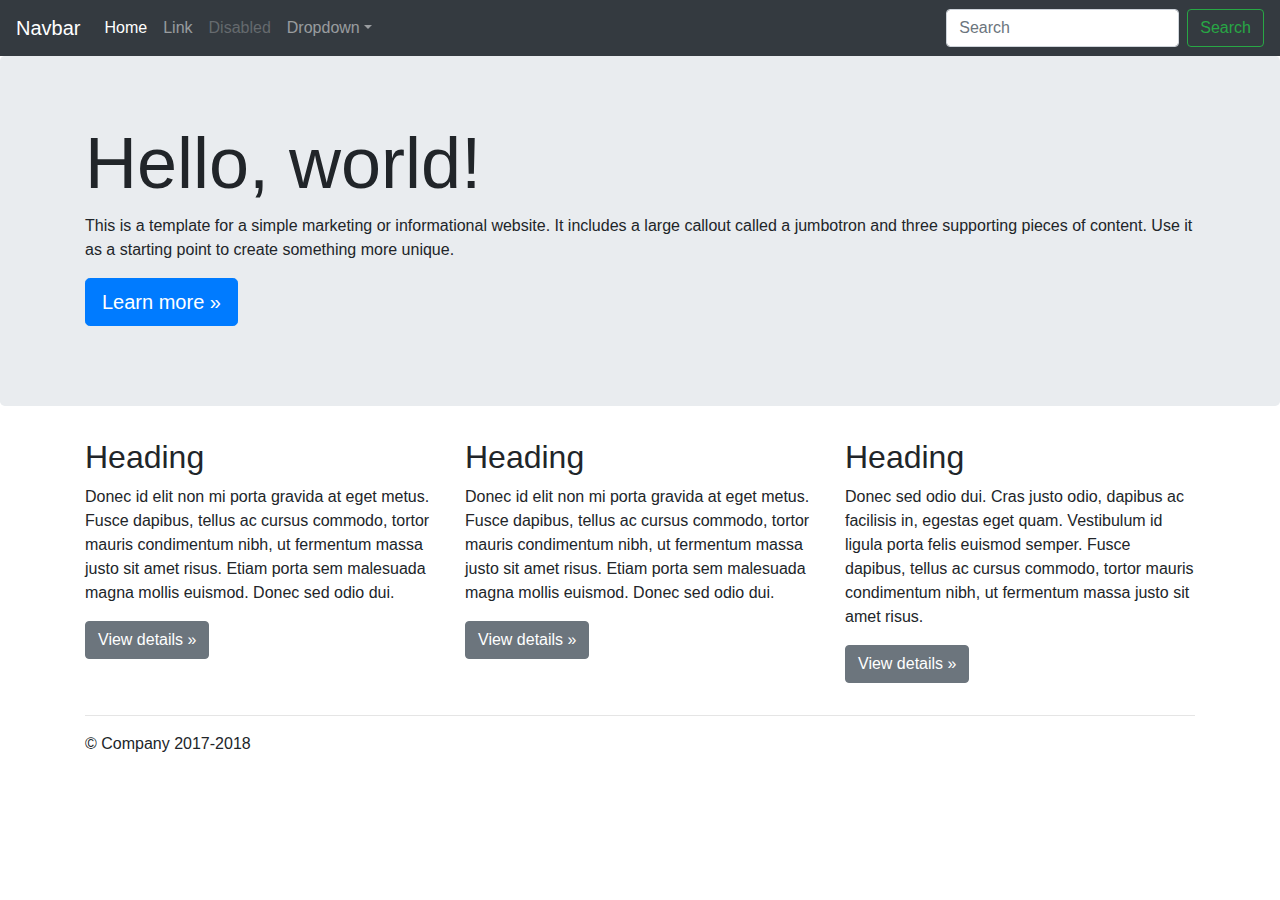
<file: assets/boot/bootstrap-4.0.0/docs/4.0/examples/jumbotron/index.html>
<!doctype html>
<html lang="en">
  <head>
    <meta charset="utf-8">
    <meta name="viewport" content="width=device-width, initial-scale=1, shrink-to-fit=no">
    <meta name="description" content="">
    <meta name="author" content="">
    <link rel="icon" href="../../../../favicon.ico">

    <title>Jumbotron Template for Bootstrap</title>

    <!-- Bootstrap core CSS -->
    <link href="../../../../dist/css/bootstrap.min.css" rel="stylesheet">

    <!-- Custom styles for this template -->
    <link href="jumbotron.css" rel="stylesheet">
  </head>

  <body>

    <nav class="navbar navbar-expand-md navbar-dark fixed-top bg-dark">
      <a class="navbar-brand" href="#">Navbar</a>
      <button class="navbar-toggler" type="button" data-toggle="collapse" data-target="#navbarsExampleDefault" aria-controls="navbarsExampleDefault" aria-expanded="false" aria-label="Toggle navigation">
        <span class="navbar-toggler-icon"></span>
      </button>

      <div class="collapse navbar-collapse" id="navbarsExampleDefault">
        <ul class="navbar-nav mr-auto">
          <li class="nav-item active">
            <a class="nav-link" href="#">Home <span class="sr-only">(current)</span></a>
          </li>
          <li class="nav-item">
            <a class="nav-link" href="#">Link</a>
          </li>
          <li class="nav-item">
            <a class="nav-link disabled" href="#">Disabled</a>
          </li>
          <li class="nav-item dropdown">
            <a class="nav-link dropdown-toggle" href="http://example.com" id="dropdown01" data-toggle="dropdown" aria-haspopup="true" aria-expanded="false">Dropdown</a>
            <div class="dropdown-menu" aria-labelledby="dropdown01">
              <a class="dropdown-item" href="#">Action</a>
              <a class="dropdown-item" href="#">Another action</a>
              <a class="dropdown-item" href="#">Something else here</a>
            </div>
          </li>
        </ul>
        <form class="form-inline my-2 my-lg-0">
          <input class="form-control mr-sm-2" type="text" placeholder="Search" aria-label="Search">
          <button class="btn btn-outline-success my-2 my-sm-0" type="submit">Search</button>
        </form>
      </div>
    </nav>

    <main role="main">

      <!-- Main jumbotron for a primary marketing message or call to action -->
      <div class="jumbotron">
        <div class="container">
          <h1 class="display-3">Hello, world!</h1>
          <p>This is a template for a simple marketing or informational website. It includes a large callout called a jumbotron and three supporting pieces of content. Use it as a starting point to create something more unique.</p>
          <p><a class="btn btn-primary btn-lg" href="#" role="button">Learn more &raquo;</a></p>
        </div>
      </div>

      <div class="container">
        <!-- Example row of columns -->
        <div class="row">
          <div class="col-md-4">
            <h2>Heading</h2>
            <p>Donec id elit non mi porta gravida at eget metus. Fusce dapibus, tellus ac cursus commodo, tortor mauris condimentum nibh, ut fermentum massa justo sit amet risus. Etiam porta sem malesuada magna mollis euismod. Donec sed odio dui. </p>
            <p><a class="btn btn-secondary" href="#" role="button">View details &raquo;</a></p>
          </div>
          <div class="col-md-4">
            <h2>Heading</h2>
            <p>Donec id elit non mi porta gravida at eget metus. Fusce dapibus, tellus ac cursus commodo, tortor mauris condimentum nibh, ut fermentum massa justo sit amet risus. Etiam porta sem malesuada magna mollis euismod. Donec sed odio dui. </p>
            <p><a class="btn btn-secondary" href="#" role="button">View details &raquo;</a></p>
          </div>
          <div class="col-md-4">
            <h2>Heading</h2>
            <p>Donec sed odio dui. Cras justo odio, dapibus ac facilisis in, egestas eget quam. Vestibulum id ligula porta felis euismod semper. Fusce dapibus, tellus ac cursus commodo, tortor mauris condimentum nibh, ut fermentum massa justo sit amet risus.</p>
            <p><a class="btn btn-secondary" href="#" role="button">View details &raquo;</a></p>
          </div>
        </div>

        <hr>

      </div> <!-- /container -->

    </main>

    <footer class="container">
      <p>&copy; Company 2017-2018</p>
    </footer>

    <!-- Bootstrap core JavaScript
    ================================================== -->
    <!-- Placed at the end of the document so the pages load faster -->
    <script src="https://code.jquery.com/jquery-3.2.1.slim.min.js" integrity="sha384-KJ3o2DKtIkvYIK3UENzmM7KCkRr/rE9/Qpg6aAZGJwFDMVNA/GpGFF93hXpG5KkN" crossorigin="anonymous"></script>
    <script>window.jQuery || document.write('<script src="../../../../assets/js/vendor/jquery-slim.min.js"><\/script>')</script>
    <script src="../../../../assets/js/vendor/popper.min.js"></script>
    <script src="../../../../dist/js/bootstrap.min.js"></script>
  </body>
</html>
</file>
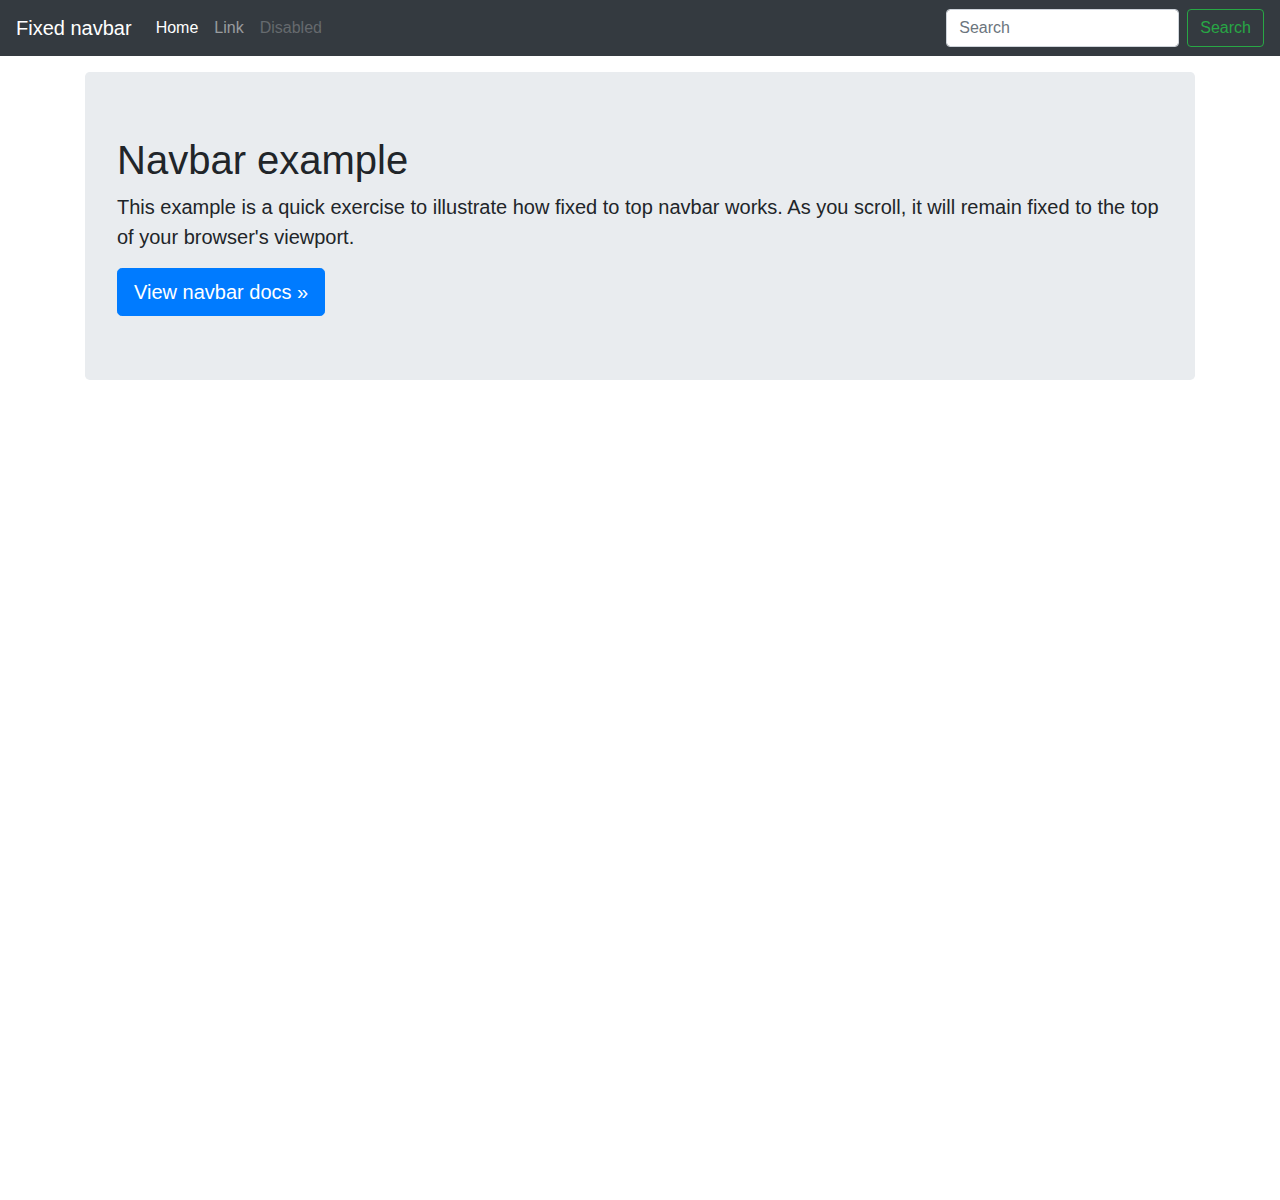
<file: assets/boot/bootstrap-4.0.0/docs/4.0/examples/navbar-fixed/index.html>
<!doctype html>
<html lang="en">
  <head>
    <meta charset="utf-8">
    <meta name="viewport" content="width=device-width, initial-scale=1, shrink-to-fit=no">
    <meta name="description" content="">
    <meta name="author" content="">
    <link rel="icon" href="../../../../favicon.ico">

    <title>Fixed top navbar example for Bootstrap</title>

    <!-- Bootstrap core CSS -->
    <link href="../../../../dist/css/bootstrap.min.css" rel="stylesheet">

    <!-- Custom styles for this template -->
    <link href="navbar-top-fixed.css" rel="stylesheet">
  </head>

  <body>

    <nav class="navbar navbar-expand-md navbar-dark fixed-top bg-dark">
      <a class="navbar-brand" href="#">Fixed navbar</a>
      <button class="navbar-toggler" type="button" data-toggle="collapse" data-target="#navbarCollapse" aria-controls="navbarCollapse" aria-expanded="false" aria-label="Toggle navigation">
        <span class="navbar-toggler-icon"></span>
      </button>
      <div class="collapse navbar-collapse" id="navbarCollapse">
        <ul class="navbar-nav mr-auto">
          <li class="nav-item active">
            <a class="nav-link" href="#">Home <span class="sr-only">(current)</span></a>
          </li>
          <li class="nav-item">
            <a class="nav-link" href="#">Link</a>
          </li>
          <li class="nav-item">
            <a class="nav-link disabled" href="#">Disabled</a>
          </li>
        </ul>
        <form class="form-inline mt-2 mt-md-0">
          <input class="form-control mr-sm-2" type="text" placeholder="Search" aria-label="Search">
          <button class="btn btn-outline-success my-2 my-sm-0" type="submit">Search</button>
        </form>
      </div>
    </nav>

    <main role="main" class="container">
      <div class="jumbotron">
        <h1>Navbar example</h1>
        <p class="lead">This example is a quick exercise to illustrate how fixed to top navbar works. As you scroll, it will remain fixed to the top of your browser's viewport.</p>
        <a class="btn btn-lg btn-primary" href="../../components/navbar/" role="button">View navbar docs &raquo;</a>
      </div>
    </main>

    <!-- Bootstrap core JavaScript
    ================================================== -->
    <!-- Placed at the end of the document so the pages load faster -->
    <script src="https://code.jquery.com/jquery-3.2.1.slim.min.js" integrity="sha384-KJ3o2DKtIkvYIK3UENzmM7KCkRr/rE9/Qpg6aAZGJwFDMVNA/GpGFF93hXpG5KkN" crossorigin="anonymous"></script>
    <script>window.jQuery || document.write('<script src="../../../../assets/js/vendor/jquery-slim.min.js"><\/script>')</script>
    <script src="../../../../assets/js/vendor/popper.min.js"></script>
    <script src="../../../../dist/js/bootstrap.min.js"></script>
  </body>
</html>
</file>
<file: assets/boot/bootstrap-4.0.0/docs/4.0/examples/album/album.css>
:root {
  --jumbotron-padding-y: 3rem;
}

.jumbotron {
  padding-top: var(--jumbotron-padding-y);
  padding-bottom: var(--jumbotron-padding-y);
  margin-bottom: 0;
  background-color: #fff;
}
@media (min-width: 768px) {
  .jumbotron {
    padding-top: calc(var(--jumbotron-padding-y) * 2);
    padding-bottom: calc(var(--jumbotron-padding-y) * 2);
  }
}

.jumbotron p:last-child {
  margin-bottom: 0;
}

.jumbotron-heading {
  font-weight: 300;
}

.jumbotron .container {
  max-width: 40rem;
}

footer {
  padding-top: 3rem;
  padding-bottom: 3rem;
}

footer p {
  margin-bottom: .25rem;
}

.box-shadow { box-shadow: 0 .25rem .75rem rgba(0, 0, 0, .05); }
</file>
<file: assets/boot/bootstrap-4.0.0/docs/4.0/examples/blog/blog.css>
/* stylelint-disable selector-list-comma-newline-after */

.blog-header {
  line-height: 1;
  border-bottom: 1px solid #e5e5e5;
}

.blog-header-logo {
  font-family: "Playfair Display", Georgia, "Times New Roman", serif;
  font-size: 2.25rem;
}

.blog-header-logo:hover {
  text-decoration: none;
}

h1, h2, h3, h4, h5, h6 {
  font-family: "Playfair Display", Georgia, "Times New Roman", serif;
}

.display-4 {
  font-size: 2.5rem;
}
@media (min-width: 768px) {
  .display-4 {
    font-size: 3rem;
  }
}

.nav-scroller {
  position: relative;
  z-index: 2;
  height: 2.75rem;
  overflow-y: hidden;
}

.nav-scroller .nav {
  display: -webkit-box;
  display: -ms-flexbox;
  display: flex;
  -ms-flex-wrap: nowrap;
  flex-wrap: nowrap;
  padding-bottom: 1rem;
  margin-top: -1px;
  overflow-x: auto;
  text-align: center;
  white-space: nowrap;
  -webkit-overflow-scrolling: touch;
}

.nav-scroller .nav-link {
  padding-top: .75rem;
  padding-bottom: .75rem;
  font-size: .875rem;
}

.card-img-right {
  height: 100%;
  border-radius: 0 3px 3px 0;
}

.flex-auto {
  -ms-flex: 0 0 auto;
  -webkit-box-flex: 0;
  flex: 0 0 auto;
}

.h-250 { height: 250px; }
@media (min-width: 768px) {
  .h-md-250 { height: 250px; }
}

.border-top { border-top: 1px solid #e5e5e5; }
.border-bottom { border-bottom: 1px solid #e5e5e5; }

.box-shadow { box-shadow: 0 .25rem .75rem rgba(0, 0, 0, .05); }

/*
 * Blog name and description
 */
.blog-title {
  margin-bottom: 0;
  font-size: 2rem;
  font-weight: 400;
}
.blog-description {
  font-size: 1.1rem;
  color: #999;
}

@media (min-width: 40em) {
  .blog-title {
    font-size: 3.5rem;
  }
}

/* Pagination */
.blog-pagination {
  margin-bottom: 4rem;
}
.blog-pagination > .btn {
  border-radius: 2rem;
}

/*
 * Blog posts
 */
.blog-post {
  margin-bottom: 4rem;
}
.blog-post-title {
  margin-bottom: .25rem;
  font-size: 2.5rem;
}
.blog-post-meta {
  margin-bottom: 1.25rem;
  color: #999;
}

/*
 * Footer
 */
.blog-footer {
  padding: 2.5rem 0;
  color: #999;
  text-align: center;
  background-color: #f9f9f9;
  border-top: .05rem solid #e5e5e5;
}
.blog-footer p:last-child {
  margin-bottom: 0;
}
</file>
<file: assets/boot/bootstrap-4.0.0/docs/4.0/examples/carousel/carousel.css>
/* GLOBAL STYLES
-------------------------------------------------- */
/* Padding below the footer and lighter body text */

body {
  padding-top: 3rem;
  padding-bottom: 3rem;
  color: #5a5a5a;
}


/* CUSTOMIZE THE CAROUSEL
-------------------------------------------------- */

/* Carousel base class */
.carousel {
  margin-bottom: 4rem;
}
/* Since positioning the image, we need to help out the caption */
.carousel-caption {
  bottom: 3rem;
  z-index: 10;
}

/* Declare heights because of positioning of img element */
.carousel-item {
  height: 32rem;
  background-color: #777;
}
.carousel-item > img {
  position: absolute;
  top: 0;
  left: 0;
  min-width: 100%;
  height: 32rem;
}


/* MARKETING CONTENT
-------------------------------------------------- */

/* Center align the text within the three columns below the carousel */
.marketing .col-lg-4 {
  margin-bottom: 1.5rem;
  text-align: center;
}
.marketing h2 {
  font-weight: 400;
}
.marketing .col-lg-4 p {
  margin-right: .75rem;
  margin-left: .75rem;
}


/* Featurettes
------------------------- */

.featurette-divider {
  margin: 5rem 0; /* Space out the Bootstrap <hr> more */
}

/* Thin out the marketing headings */
.featurette-heading {
  font-weight: 300;
  line-height: 1;
  letter-spacing: -.05rem;
}


/* RESPONSIVE CSS
-------------------------------------------------- */

@media (min-width: 40em) {
  /* Bump up size of carousel content */
  .carousel-caption p {
    margin-bottom: 1.25rem;
    font-size: 1.25rem;
    line-height: 1.4;
  }

  .featurette-heading {
    font-size: 50px;
  }
}

@media (min-width: 62em) {
  .featurette-heading {
    margin-top: 7rem;
  }
}
</file>
<file: assets/boot/bootstrap-4.0.0/docs/4.0/examples/cover/cover.css>
/*
 * Globals
 */

/* Links */
a,
a:focus,
a:hover {
  color: #fff;
}

/* Custom default button */
.btn-secondary,
.btn-secondary:hover,
.btn-secondary:focus {
  color: #333;
  text-shadow: none; /* Prevent inheritance from `body` */
  background-color: #fff;
  border: .05rem solid #fff;
}


/*
 * Base structure
 */

html,
body {
  height: 100%;
  background-color: #333;
}

body {
  display: -ms-flexbox;
  display: -webkit-box;
  display: flex;
  -ms-flex-pack: center;
  -webkit-box-pack: center;
  justify-content: center;
  color: #fff;
  text-shadow: 0 .05rem .1rem rgba(0, 0, 0, .5);
  box-shadow: inset 0 0 5rem rgba(0, 0, 0, .5);
}

.cover-container {
  max-width: 42em;
}


/*
 * Header
 */
.masthead {
  margin-bottom: 2rem;
}

.masthead-brand {
  margin-bottom: 0;
}

.nav-masthead .nav-link {
  padding: .25rem 0;
  font-weight: 700;
  color: rgba(255, 255, 255, .5);
  background-color: transparent;
  border-bottom: .25rem solid transparent;
}

.nav-masthead .nav-link:hover,
.nav-masthead .nav-link:focus {
  border-bottom-color: rgba(255, 255, 255, .25);
}

.nav-masthead .nav-link + .nav-link {
  margin-left: 1rem;
}

.nav-masthead .active {
  color: #fff;
  border-bottom-color: #fff;
}

@media (min-width: 48em) {
  .masthead-brand {
    float: left;
  }
  .nav-masthead {
    float: right;
  }
}


/*
 * Cover
 */
.cover {
  padding: 0 1.5rem;
}
.cover .btn-lg {
  padding: .75rem 1.25rem;
  font-weight: 700;
}


/*
 * Footer
 */
.mastfoot {
  color: rgba(255, 255, 255, .5);
}
</file>
<file: assets/boot/bootstrap-4.0.0/docs/4.0/examples/grid/grid.css>
body {
  padding-top: 2rem;
  padding-bottom: 2rem;
}

h3 {
  margin-top: 2rem;
}

.row {
  margin-bottom: 1rem;
}
.row .row {
  margin-top: 1rem;
  margin-bottom: 0;
}
[class*="col-"] {
  padding-top: 1rem;
  padding-bottom: 1rem;
  background-color: rgba(86, 61, 124, .15);
  border: 1px solid rgba(86, 61, 124, .2);
}

hr {
  margin-top: 2rem;
  margin-bottom: 2rem;
}
</file>
<file: assets/boot/bootstrap-4.0.0/docs/4.0/examples/jumbotron/jumbotron.css>
/* Move down content because we have a fixed navbar that is 3.5rem tall */
body {
  padding-top: 3.5rem;
}
</file>
<file: assets/boot/bootstrap-4.0.0/docs/4.0/examples/navbar-fixed/navbar-top-fixed.css>
/* Show it is fixed to the top */
body {
  min-height: 75rem;
  padding-top: 4.5rem;
}
</file>
<file: assets/boot/bootstrap-4.0.0/js/tests/vendor/qunit.css>
/*!
 * QUnit 2.4.1
 * https://qunitjs.com/
 *
 * Copyright jQuery Foundation and other contributors
 * Released under the MIT license
 * https://jquery.org/license
 *
 * Date: 2017-10-22T05:12Z
 */

/** Font Family and Sizes */

#qunit-tests, #qunit-header, #qunit-banner, #qunit-testrunner-toolbar, #qunit-filteredTest, #qunit-userAgent, #qunit-testresult {
	font-family: "Helvetica Neue Light", "HelveticaNeue-Light", "Helvetica Neue", Calibri, Helvetica, Arial, sans-serif;
}

#qunit-testrunner-toolbar, #qunit-filteredTest, #qunit-userAgent, #qunit-testresult, #qunit-tests li { font-size: small; }
#qunit-tests { font-size: smaller; }


/** Resets */

#qunit-tests, #qunit-header, #qunit-banner, #qunit-filteredTest, #qunit-userAgent, #qunit-testresult, #qunit-modulefilter {
	margin: 0;
	padding: 0;
}


/** Header (excluding toolbar) */

#qunit-header {
	padding: 0.5em 0 0.5em 1em;

	color: #8699A4;
	background-color: #0D3349;

	font-size: 1.5em;
	line-height: 1em;
	font-weight: 400;

	border-radius: 5px 5px 0 0;
}

#qunit-header a {
	text-decoration: none;
	color: #C2CCD1;
}

#qunit-header a:hover,
#qunit-header a:focus {
	color: #FFF;
}

#qunit-banner {
	height: 5px;
}

#qunit-filteredTest {
	padding: 0.5em 1em 0.5em 1em;
	color: #366097;
	background-color: #F4FF77;
}

#qunit-userAgent {
	padding: 0.5em 1em 0.5em 1em;
	color: #FFF;
	background-color: #2B81AF;
	text-shadow: rgba(0, 0, 0, 0.5) 2px 2px 1px;
}


/** Toolbar */

#qunit-testrunner-toolbar {
	padding: 0.5em 1em 0.5em 1em;
	color: #5E740B;
	background-color: #EEE;
}

#qunit-testrunner-toolbar .clearfix {
	height: 0;
	clear: both;
}

#qunit-testrunner-toolbar label {
	display: inline-block;
}

#qunit-testrunner-toolbar input[type=checkbox],
#qunit-testrunner-toolbar input[type=radio] {
	margin: 3px;
	vertical-align: -2px;
}

#qunit-testrunner-toolbar input[type=text] {
	box-sizing: border-box;
	height: 1.6em;
}

.qunit-url-config,
.qunit-filter,
#qunit-modulefilter {
	display: inline-block;
	line-height: 2.1em;
}

.qunit-filter,
#qunit-modulefilter {
	float: right;
	position: relative;
	margin-left: 1em;
}

.qunit-url-config label {
	margin-right: 0.5em;
}

#qunit-modulefilter-search {
	box-sizing: border-box;
	width: 400px;
}

#qunit-modulefilter-search-container:after {
	position: absolute;
	right: 0.3em;
	content: "\25bc";
	color: black;
}

#qunit-modulefilter-dropdown {
	/* align with #qunit-modulefilter-search */
	box-sizing: border-box;
	width: 400px;
	position: absolute;
	right: 0;
	top: 50%;
	margin-top: 0.8em;

	border: 1px solid #D3D3D3;
	border-top: none;
	border-radius: 0 0 .25em .25em;
	color: #000;
	background-color: #F5F5F5;
	z-index: 99;
}

#qunit-modulefilter-dropdown a {
	color: inherit;
	text-decoration: none;
}

#qunit-modulefilter-dropdown .clickable.checked {
	font-weight: bold;
	color: #000;
	background-color: #D2E0E6;
}

#qunit-modulefilter-dropdown .clickable:hover {
	color: #FFF;
	background-color: #0D3349;
}

#qunit-modulefilter-actions {
	display: block;
	overflow: auto;

	/* align with #qunit-modulefilter-dropdown-list */
	font: smaller/1.5em sans-serif;
}

#qunit-modulefilter-dropdown #qunit-modulefilter-actions > * {
	box-sizing: border-box;
	max-height: 2.8em;
	display: block;
	padding: 0.4em;
}

#qunit-modulefilter-dropdown #qunit-modulefilter-actions > button {
	float: right;
	font: inherit;
}

#qunit-modulefilter-dropdown #qunit-modulefilter-actions > :last-child {
	/* insert padding to align with checkbox margins */
	padding-left: 3px;
}

#qunit-modulefilter-dropdown-list {
	max-height: 200px;
	overflow-y: auto;
	margin: 0;
	border-top: 2px groove threedhighlight;
	padding: 0.4em 0 0;
	font: smaller/1.5em sans-serif;
}

#qunit-modulefilter-dropdown-list li {
	white-space: nowrap;
	overflow: hidden;
	text-overflow: ellipsis;
}

#qunit-modulefilter-dropdown-list .clickable {
	display: block;
	padding-left: 0.15em;
}


/** Tests: Pass/Fail */

#qunit-tests {
	list-style-position: inside;
}

#qunit-tests li {
	padding: 0.4em 1em 0.4em 1em;
	border-bottom: 1px solid #FFF;
	list-style-position: inside;
}

#qunit-tests > li {
	display: none;
}

#qunit-tests li.running,
#qunit-tests li.pass,
#qunit-tests li.fail,
#qunit-tests li.skipped,
#qunit-tests li.aborted {
	display: list-item;
}

#qunit-tests.hidepass {
	position: relative;
}

#qunit-tests.hidepass li.running,
#qunit-tests.hidepass li.pass:not(.todo) {
	visibility: hidden;
	position: absolute;
	width:   0;
	height:  0;
	padding: 0;
	border:  0;
	margin:  0;
}

#qunit-tests li strong {
	cursor: pointer;
}

#qunit-tests li.skipped strong {
	cursor: default;
}

#qunit-tests li a {
	padding: 0.5em;
	color: #C2CCD1;
	text-decoration: none;
}

#qunit-tests li p a {
	padding: 0.25em;
	color: #6B6464;
}
#qunit-tests li a:hover,
#qunit-tests li a:focus {
	color: #000;
}

#qunit-tests li .runtime {
	float: right;
	font-size: smaller;
}

.qunit-assert-list {
	margin-top: 0.5em;
	padding: 0.5em;

	background-color: #FFF;

	border-radius: 5px;
}

.qunit-source {
	margin: 0.6em 0 0.3em;
}

.qunit-collapsed {
	display: none;
}

#qunit-tests table {
	border-collapse: collapse;
	margin-top: 0.2em;
}

#qunit-tests th {
	text-align: right;
	vertical-align: top;
	padding: 0 0.5em 0 0;
}

#qunit-tests td {
	vertical-align: top;
}

#qunit-tests pre {
	margin: 0;
	white-space: pre-wrap;
	word-wrap: break-word;
}

#qunit-tests del {
	color: #374E0C;
	background-color: #E0F2BE;
	text-decoration: none;
}

#qunit-tests ins {
	color: #500;
	background-color: #FFCACA;
	text-decoration: none;
}

/*** Test Counts */

#qunit-tests b.counts                       { color: #000; }
#qunit-tests b.passed                       { color: #5E740B; }
#qunit-tests b.failed                       { color: #710909; }

#qunit-tests li li {
	padding: 5px;
	background-color: #FFF;
	border-bottom: none;
	list-style-position: inside;
}

/*** Passing Styles */

#qunit-tests li li.pass {
	color: #3C510C;
	background-color: #FFF;
	border-left: 10px solid #C6E746;
}

#qunit-tests .pass                          { color: #528CE0; background-color: #D2E0E6; }
#qunit-tests .pass .test-name               { color: #366097; }

#qunit-tests .pass .test-actual,
#qunit-tests .pass .test-expected           { color: #999; }

#qunit-banner.qunit-pass                    { background-color: #C6E746; }

/*** Failing Styles */

#qunit-tests li li.fail {
	color: #710909;
	background-color: #FFF;
	border-left: 10px solid #EE5757;
	white-space: pre;
}

#qunit-tests > li:last-child {
	border-radius: 0 0 5px 5px;
}

#qunit-tests .fail                          { color: #000; background-color: #EE5757; }
#qunit-tests .fail .test-name,
#qunit-tests .fail .module-name             { color: #000; }

#qunit-tests .fail .test-actual             { color: #EE5757; }
#qunit-tests .fail .test-expected           { color: #008000; }

#qunit-banner.qunit-fail                    { background-color: #EE5757; }


/*** Aborted tests */
#qunit-tests .aborted { color: #000; background-color: orange; }
/*** Skipped tests */

#qunit-tests .skipped {
	background-color: #EBECE9;
}

#qunit-tests .qunit-todo-label,
#qunit-tests .qunit-skipped-label {
	background-color: #F4FF77;
	display: inline-block;
	font-style: normal;
	color: #366097;
	line-height: 1.8em;
	padding: 0 0.5em;
	margin: -0.4em 0.4em -0.4em 0;
}

#qunit-tests .qunit-todo-label {
	background-color: #EEE;
}

/** Result */

#qunit-testresult {
	color: #2B81AF;
	background-color: #D2E0E6;

	border-bottom: 1px solid #FFF;
}
#qunit-testresult .clearfix {
	height: 0;
	clear: both;
}
#qunit-testresult .module-name {
	font-weight: 700;
}
#qunit-testresult-display {
	padding: 0.5em 1em 0.5em 1em;
	width: 85%;
	float:left;
}
#qunit-testresult-controls {
	padding: 0.5em 1em 0.5em 1em;
  width: 10%;
	float:left;
}

/** Fixture */

#qunit-fixture {
	position: absolute;
	top: -10000px;
	left: -10000px;
	width: 1000px;
	height: 1000px;
}
</file>
